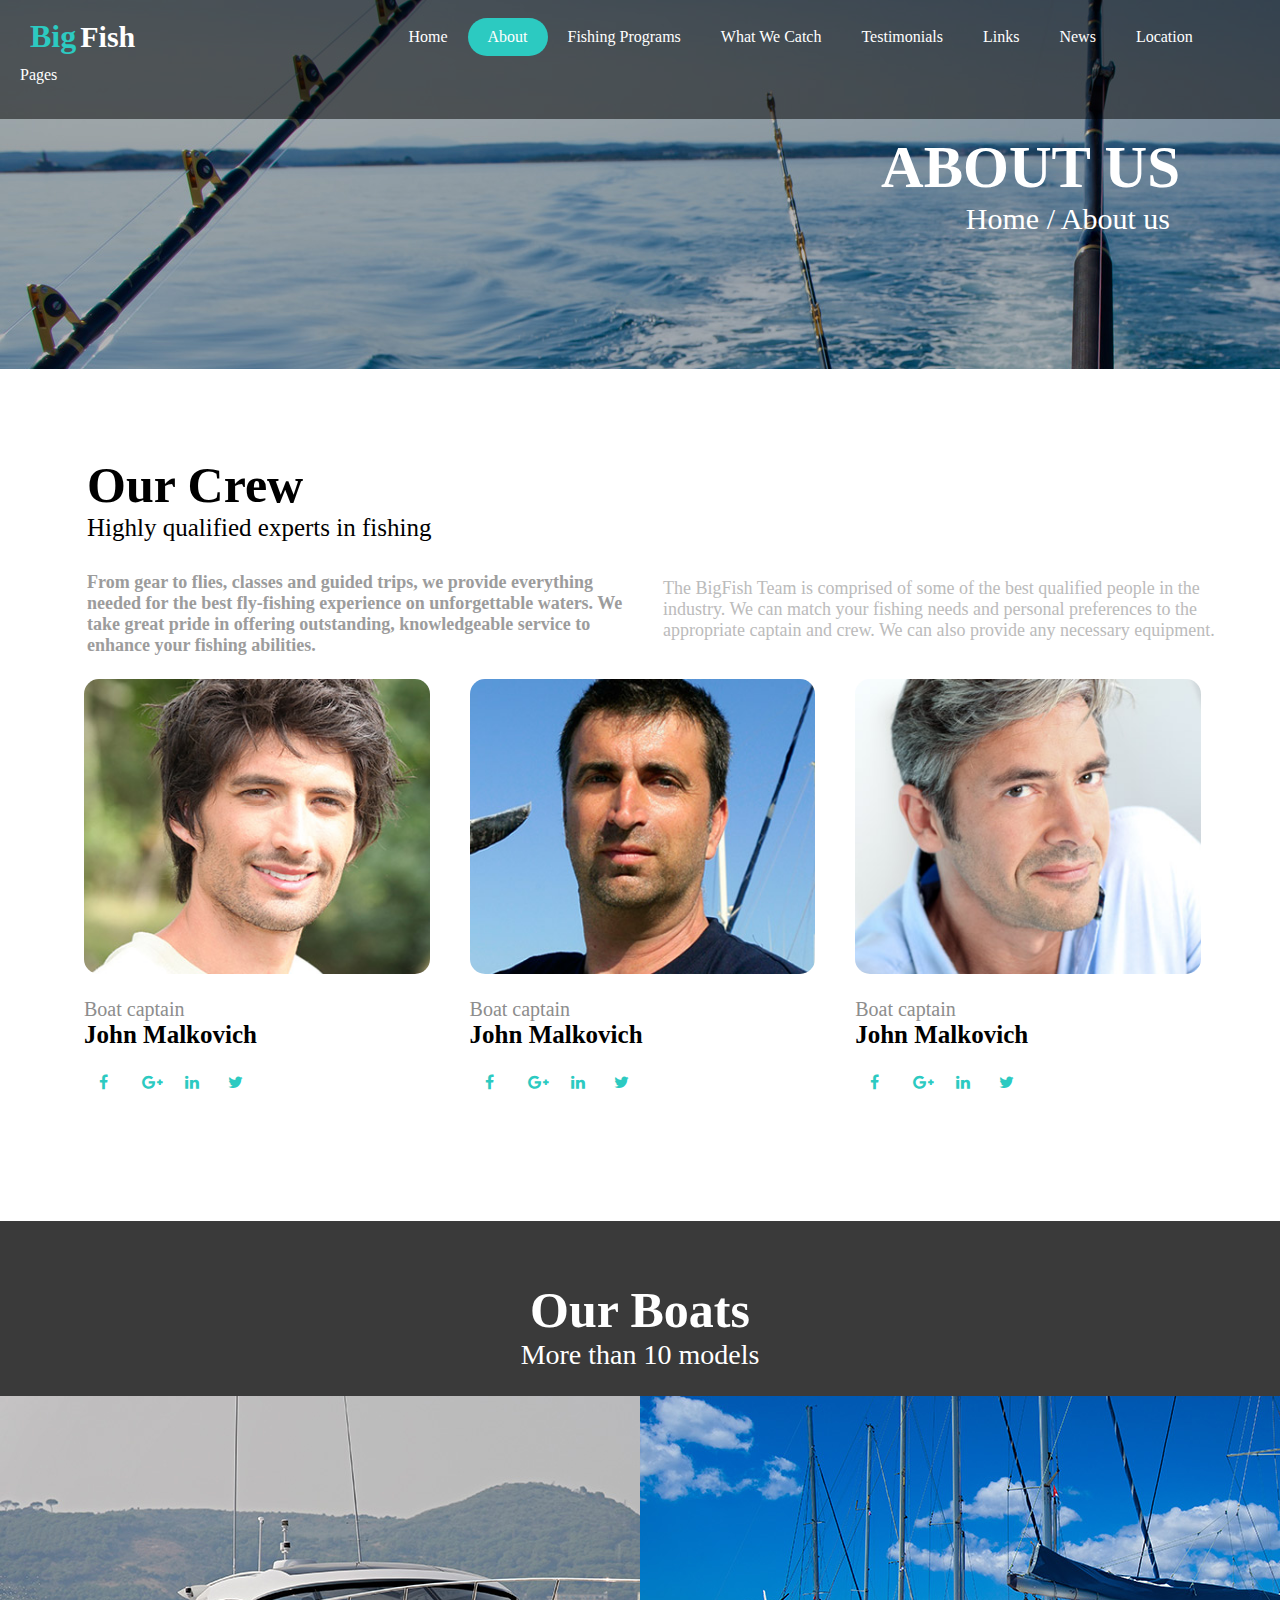
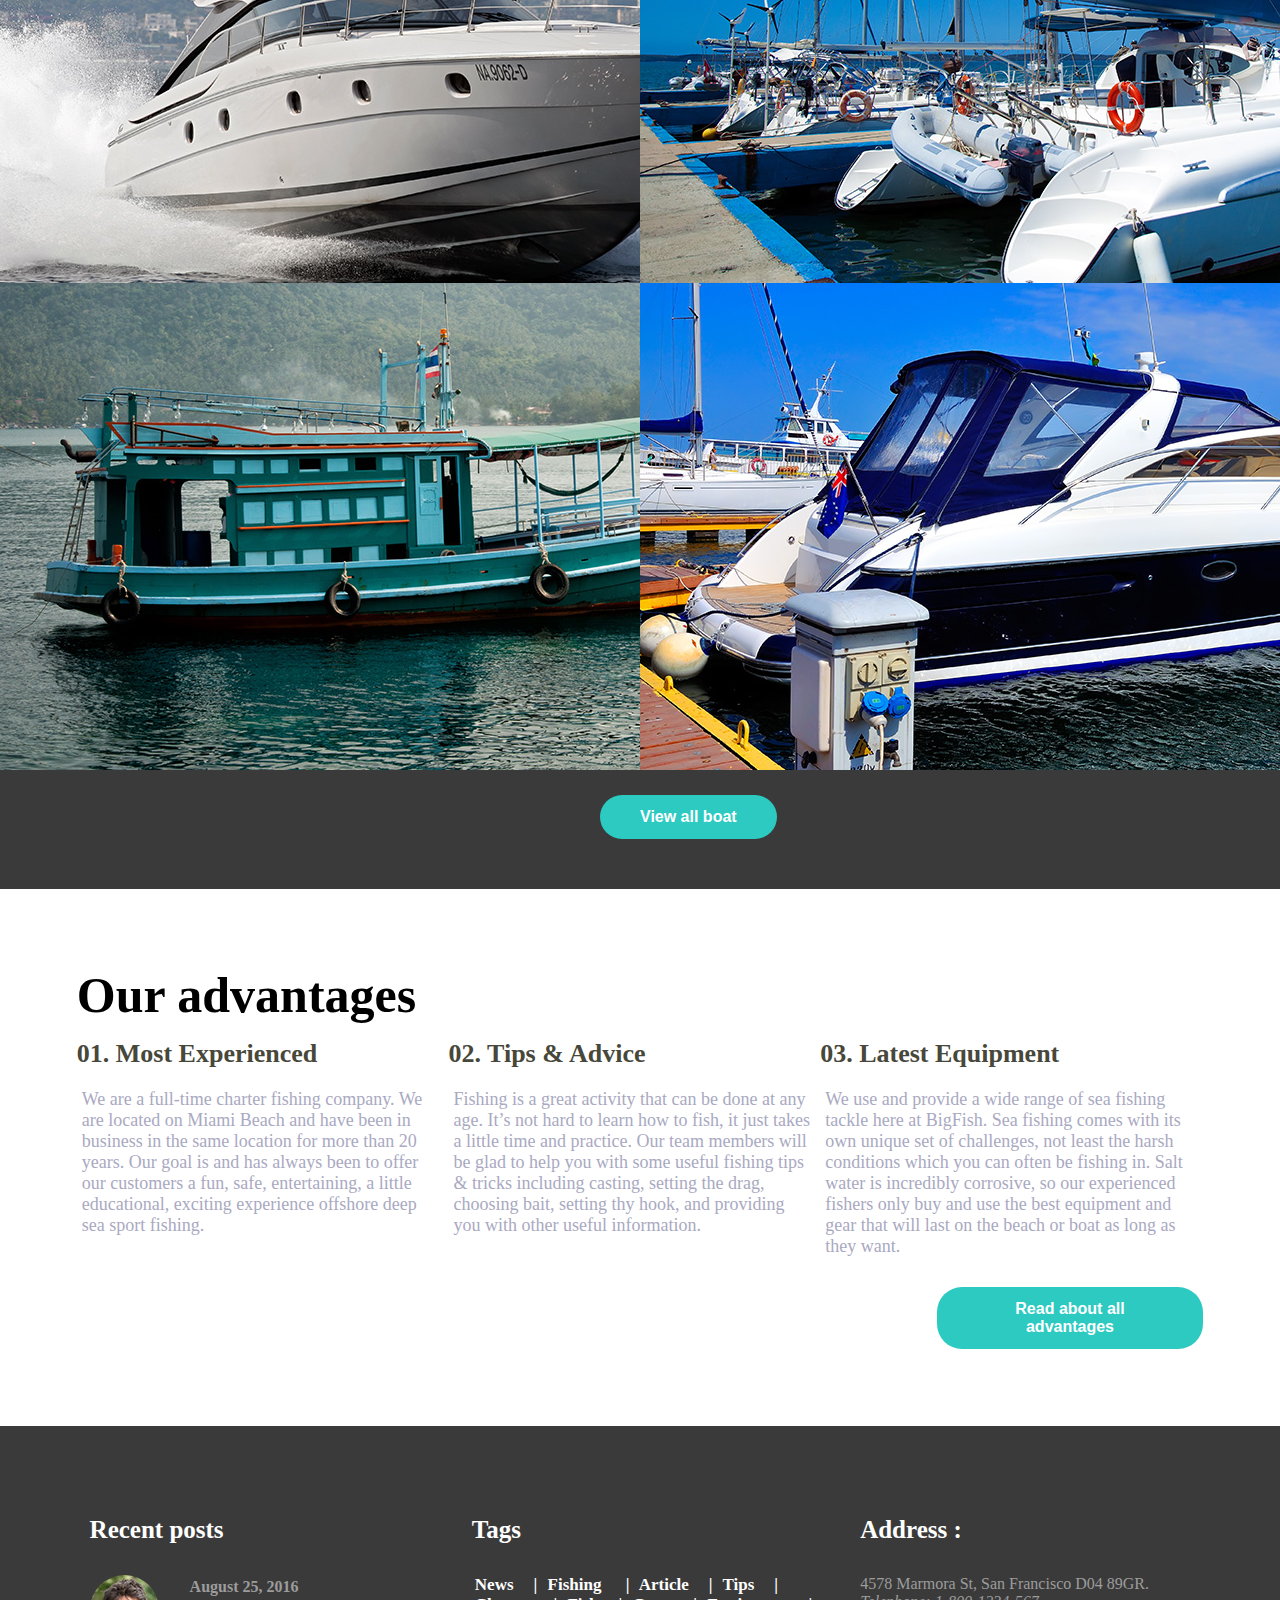
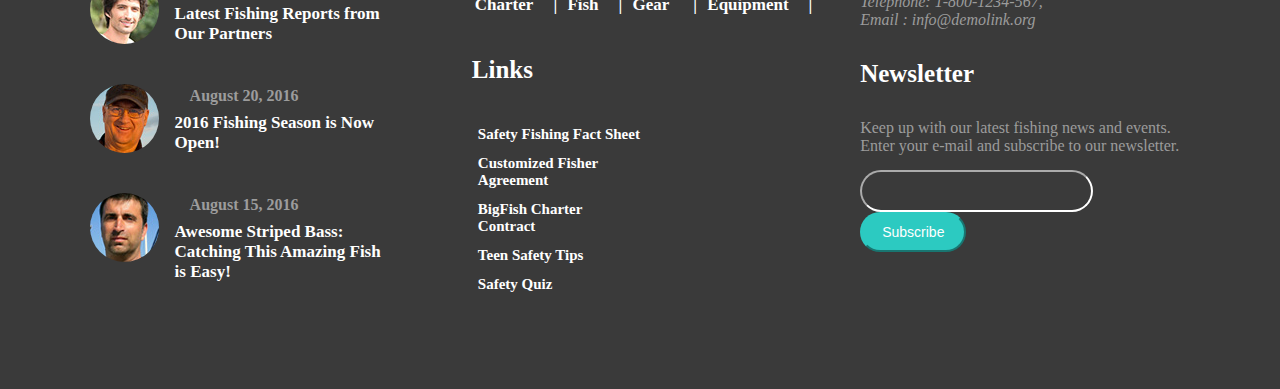
<file: about.html>
<!DOCTYPE html>
<html lang="en">
  <head>
    <meta charset="utf-8">
    <meta http-equiv="X-UA-Compatible" content="IE=edge">
    <meta name="viewport" content="width=device-width, initial-scale=1">    
    <title>BIGFISH</title>

    
    <link href="css/style.css" rel="stylesheet" type="text/css"/>
    <link href="css/font-awesome.css" rel="stylesheet"/>
	
	

</head>

<body>
<div class="wrapper_about">
	<header class="background">
		<div class="navbar_about">
			<div class="logo">
				<a>
					<span class="big">Big</span>
					<span class="fish">Fish</span>
				</a>
			</div>
			
			<nav class="navbar-dark navbar-full">
				
					<ul class="nav_about navbar-nav1" >
						<li class="nav_item">
							<a class="nav-link" href="index.html">Home <span class="sr-only">(current)</span></a>
						</li>
						<li class="nav_item">
							<a class="active nav-link" href="about.html">About</a>
						</li>
						<li class="nav_item">
							<a class="nav-link" href="fish_pro.html">Fishing Programs</a>
						</li>
						<li class="nav_item">
							<a class="nav-link" href="catch_fish.html">What We Catch</a>
						</li>
						<li class="nav_item">
							<a class="nav-link" href="testimonial.html">Testimonials</a>
						</li>
						<li class="nav_item">
							<a class="nav-link" href="">Links</a>
						</li>
						<li class="nav_item">
							<a class="nav-link" href="">News</a>
						</li>
						<li class="nav_item">
							<a class="nav-link" href="location.html">Location</a>
						</li>
						<li class="nav_item">
							<a class="nav-link" href="404.html">Pages</a>
						</li>
					</ul>
				
			</nav>
			
		</div>
		<section>
			<div>
				<h1 class="about_text">About us</h1>
				<div class="list_text">
					<p>Home /
					About us</p>
				</div>
			</div>
		</section>
		
	</header>

		<div class="cell_6">
			<div class="crew_text">
				<div class="cell_half">
					<h1>Our Crew</h1>
					<p class="crew_exp">Highly qualified experts in fishing</p>
					<div class="exp_text">
						<p>From gear to flies, classes and guided trips, we provide everything needed for the best fly-fishing experience on unforgettable waters. We take great pride in offering outstanding, knowledgeable service to enhance your fishing abilities.</p>
					</div>
				</div>
				<div class="cell_half1">
					<p>The BigFish Team is comprised of some of the best qualified people in the industry. We can match your fishing needs and personal preferences to the appropriate captain and crew. We can also provide any necessary equipment.</p>
				</div>
			</div>
			<div class="crew_img">
				<div class="crew_img1">
					<div class="crew_img_border">
						<img src="images/teacher-01-370-316.jpg"/>
					</div>
					<div class="crew_name">
						<span>Boat captain</span>
						<h4>John Malkovich</h4>
					</div>
					<ul class="list-inline">
						<li><a href="https://www.facebook.com/" class="icon-primary icon-circle"><i class="fa fa-facebook fb" aria-hidden="true"></i></a></li>
						<li><a href="https://www.google.com/" class="icon-primary icon-circle"><i class="fa fa-google-plus google" aria-hidden="true"></i></a></li>
						<li><a href="https://www.google.com/" class="icon-primary icon-circle"><i class="fa fa-linkedin" aria-hidden="true"></i></a></li>
						<li><a href="https://twitter.com/signup?lang=en" class="icon-primary icon-circle"><i class="fa fa-twitter twitter" aria-hidden="true"></i></a></li>
					</ul>
				</div>
				<div class="crew_img1 offset_left">
					<div class="crew_img_border">
						<img src="images/teacher-02-370-316.jpg"/>
					</div>
					<div class="crew_name">
						<span>Boat captain</span>
						<h4>John Malkovich</h4>
					</div>	
					<ul class="list-inline">
						<li><a href="https://www.facebook.com/" class="icon-primary icon-circle"><i class="fa fa-facebook fb" aria-hidden="true"></i></a></li>
						<li><a href="https://www.google.com/" class="icon-primary icon-circle"><i class="fa fa-google-plus google" aria-hidden="true"></i></a></li>
						<li><a href="https://www.google.com/" class="icon-primary icon-circle"><i class="fa fa-linkedin" aria-hidden="true"></i></a></li>
						<li><a href="https://twitter.com/signup?lang=en" class="icon-primary icon-circle"><i class="fa fa-twitter twitter" aria-hidden="true"></i></a></li>
					</ul>
				</div>
				<div class="crew_img1 offset_left">
					<div class="crew_img_border">
						<img src="images/teacher-03-370-316.jpg"/>
					</div>
					<div class="crew_name">
						<span>Boat captain</span>
						<h4>John Malkovich</h4>
					</div>	
					<ul class="list-inline">
						<li><a href="https://www.facebook.com/" class="icon-primary icon-circle"><i class="fa fa-facebook fb" aria-hidden="true"></i></a></li>
						<li><a href="https://www.google.com/" class="icon-primary icon-circle"><i class="fa fa-google-plus google" aria-hidden="true"></i></a></li>
						<li><a href="https://www.google.com/" class="icon-primary icon-circle"><i class="fa fa-linkedin" aria-hidden="true"></i></a></li>
						<li><a href="https://twitter.com/signup?lang=en" class="icon-primary icon-circle"><i class="fa fa-twitter twitter" aria-hidden="true"></i></a></li>
					</ul>
				</div>
			</div>
		</div>
		
		<div class="boat_details">
			<h1>Our Boats</h1>
			<p>More than 10 models</p>
			<div class="cell-sm-6 cell_background_img">
				<div class="hover_effect display_effect hovr_efct1">
					<h4>Boat</h4>
					<h6>Dos Winos</h6>
					<div class="efect_text">
						<p>With this boat, we set out to offer more than anyone thought possible in a boat of its
				size. All our research ended in developing and presenting this classic fishing boat.</p>
					</div>
					<div class="captain">
						<p>Captain:</p>
						<span class="capt_name">John Malkovich</span>
					</div>
					<div class="margin-top-20">
						<a><button class="btn-md btn_read btn-white-variant-1">View boat</button></a>
					</div>
				</div>
			</div>
			
			<div class="cell-sm-6 cell_background_img1">
				<div class="hover_effect display_effect hovr_efct2">
					<h4>Boat</h4>
					<h6>Escape</h6>
					<div class="efect_text">
						<p>This boat is a real fishing machine. The cockpit was carefully thought out and designed
				for fishing. And, after several hours in the fighting chair, the cabin provides an oasis of creature
				comforts.</p>
					</div>
					<div class="captain">
						<p>Captain:</p>
						<span class="capt_name">John Malkovich</span>
					</div>
					<div class="margin-top-20">
						<a><button class="btn-md btn_read btn-white-variant-1">View boat</button></a>
					</div>
				</div>
			</div>
			
			<div class="cell-sm-6 cell_background_img2">
				<div class="hover_effect display_effect hovr_efct3">
					<h4>Boat</h4>
					<h6>Windigo</h6>
					<div class="efect_text">
						<p>This is an extremely solid displacement boat capable of 10 knots. It has full head
				height wheelhouse with quality aluminium windows as well as other advantages.</p>
					</div>
					
					<div class="captain">
						<p>Captain:</p>
						<span class="capt_name">John Malkovich</span>
					</div>
					<div class="margin-top-20">
						<a><button class="btn-md btn_read btn-white-variant-1">View boat</button></a>
					</div>
				</div>
			</div>
		
		
			<div class="cell-sm-6 cell_background_img3">
				<div class="hover_effect display_effect hovr_efct4">
					<h4>Boat</h4>
					<h6>Voyager</h6>
					<div class="efect_text">
						<p>This boat of BigFish is a proven tournament winner. She turns heads wherever she goes.
				And when it’s time to get down to some serious fishing, she’s completely equipped.</p>
					</div>
					<div class="captain">
						<p>Captain:</p>
						<span class="capt_name">David Johnson</span>
					</div>
					<div class="margin-top-20">
						<a><button class="btn-md btn_read btn-white-variant-1">View boat</button></a>
					</div>
				</div>
			</div>
			
			<div class="boat_btn">
				<a><button class="btn-md btn-white-variant">View all boat</button></a>
			</div>
		</div>
		
	<div class="advantage">	
		<h1>Our advantages</h1>
		<div class="ad_text">
			<h6>
				<span>01.</span>
				<span>Most Experienced</span>
			</h6>
			<p>We are a full-time charter fishing company. We are located on Miami Beach and have been in business in the
            same location for more than 20 years. Our goal is and has always been to offer our customers a fun, safe,
            entertaining, a little educational,
            exciting experience offshore deep sea sport fishing.</p>
		</div>
		<div class="ad_text">
			<h6>
				<span>02.</span>
				<span>Tips & Advice</span>
			</h6>
			<p>Fishing is a great activity that can be done at any age. It’s not hard to learn how
            to fish, it just takes a little time and practice. Our team members will be glad to help you with some
            useful fishing tips & tricks including casting,
            setting the drag, choosing bait, setting thу hook, and providing you with other useful information.</p>
		</div>
		<div class="ad_text">
			<h6>
				<span>03.</span>
				<span>Latest Equipment</span>
			</h6>
			<p>We use and provide a wide range of sea fishing tackle here at BigFish. Sea fishing comes with its own
            unique set of challenges, not least the harsh conditions which you can often be fishing in. Salt water is
            incredibly corrosive, so our experienced
            fishers only buy and use the best equipment and gear that will last on the beach or boat as long as they
            want.</p>
		</div>
		<div class="boat_btn">
			<a><button class="btn-md btn-white-variant btn_adv">Read about all advantages</button></a>
		</div>
		
	</div>	
	
	
		
	
	
	<footer class="footer">
		<div class="post post_modern1">
			<h4 class="text_white">Recent posts</h4>
			
				<div class="recent_post offset_top_30">
					<div class="unit-left">
						<img src="images/blog-classic-3-69x69.jpg" class="image_circle"/>
					</div>
					
					<div class="unit-body">
						<time>August 25, 2016</time>
						<p class="text_bold"> Latest Fishing Reports from Our Partners</p>
					</div>
					
				</div>
				<div class="recent_post offset_top_40">
					<div class="unit-left" >
						<img src="images/blog-classic-4-69x69.jpg" class="image_circle"/>
					</div>
					
					<div class="unit-body">
						<time>August 20, 2016</time>
						<p class="text_bold">2016 Fishing Season is Now Open!</p>
					
					</div>
				</div>
				<div class="recent_post offset_top_40">
					<div class="unit-left">
						<img src="images/blog-classic-5-69x69.jpg" class="image_circle"/>
					</div>
					
					<div class="unit-body">
						<time>August 15, 2016</time>
						<p class="text_bold">Awesome Striped Bass: Catching This Amazing Fish is Easy!</p>
					</div>
					
				</div>
			
		</div>
		
		<div class="tags post_modern1">
				<h4 class="text_white">Tags</h4>
			<div class="news">
				<a class="news_link">News</a>
				<a class="news_link">Fishing </a>
				<a class="news_link">Article</a>
				<a class="news_link">Tips</a>
				<a class="news_link">Charter</a>
				<a class="news_link">Fish</a>
				<a class="news_link">Gear </a>
				<a class="news_link">Equipment</a>
			</div>
			<div class="link">
				<h4 class="text_white">Links</h4>
				<div class="list">
					<ul class="link_list">
						<a><li>Safety Fishing Fact Sheet</li></a>
						<li>Customized Fisher Agreement</li>
						<li>BigFish Charter Contract</li>
						<li>Teen Safety Tips</li>
						<li>Safety Quiz</li>
					</ul>
				</div>	
			</div>	
		</div>
		
		<div class="post_modern1 address">
			<div>
				<h4 class="text_white">Address :</h4>
				<div class="offset_top_30">
					<p>4578 Marmora St, San Francisco D04 89GR.</p>
					<address>
						<span>Telephone:</span>
						<a>1-800-1234-567,</a>
						<div>
							<span>Email :</span>
							<a>info@demolink.org</a>
						</div>
					</address>
				</div>
			</div>
			
			<div class=offset_top_30>
				<h4 class="text_white">Newsletter</h4>
				<div class="offset_top_30">
				<p>Keep up with our latest fishing news and events. Enter your e-mail and subscribe to our newsletter.</p>
				</div>
				<form class="offset_top_15">
					<input type="email" class="form-control"/>
					<button class="btn_news">Subscribe</button>
				</form>
			</div>
			
		</div>
		
	</footer>
</div>	

</body>

</html>
</file>
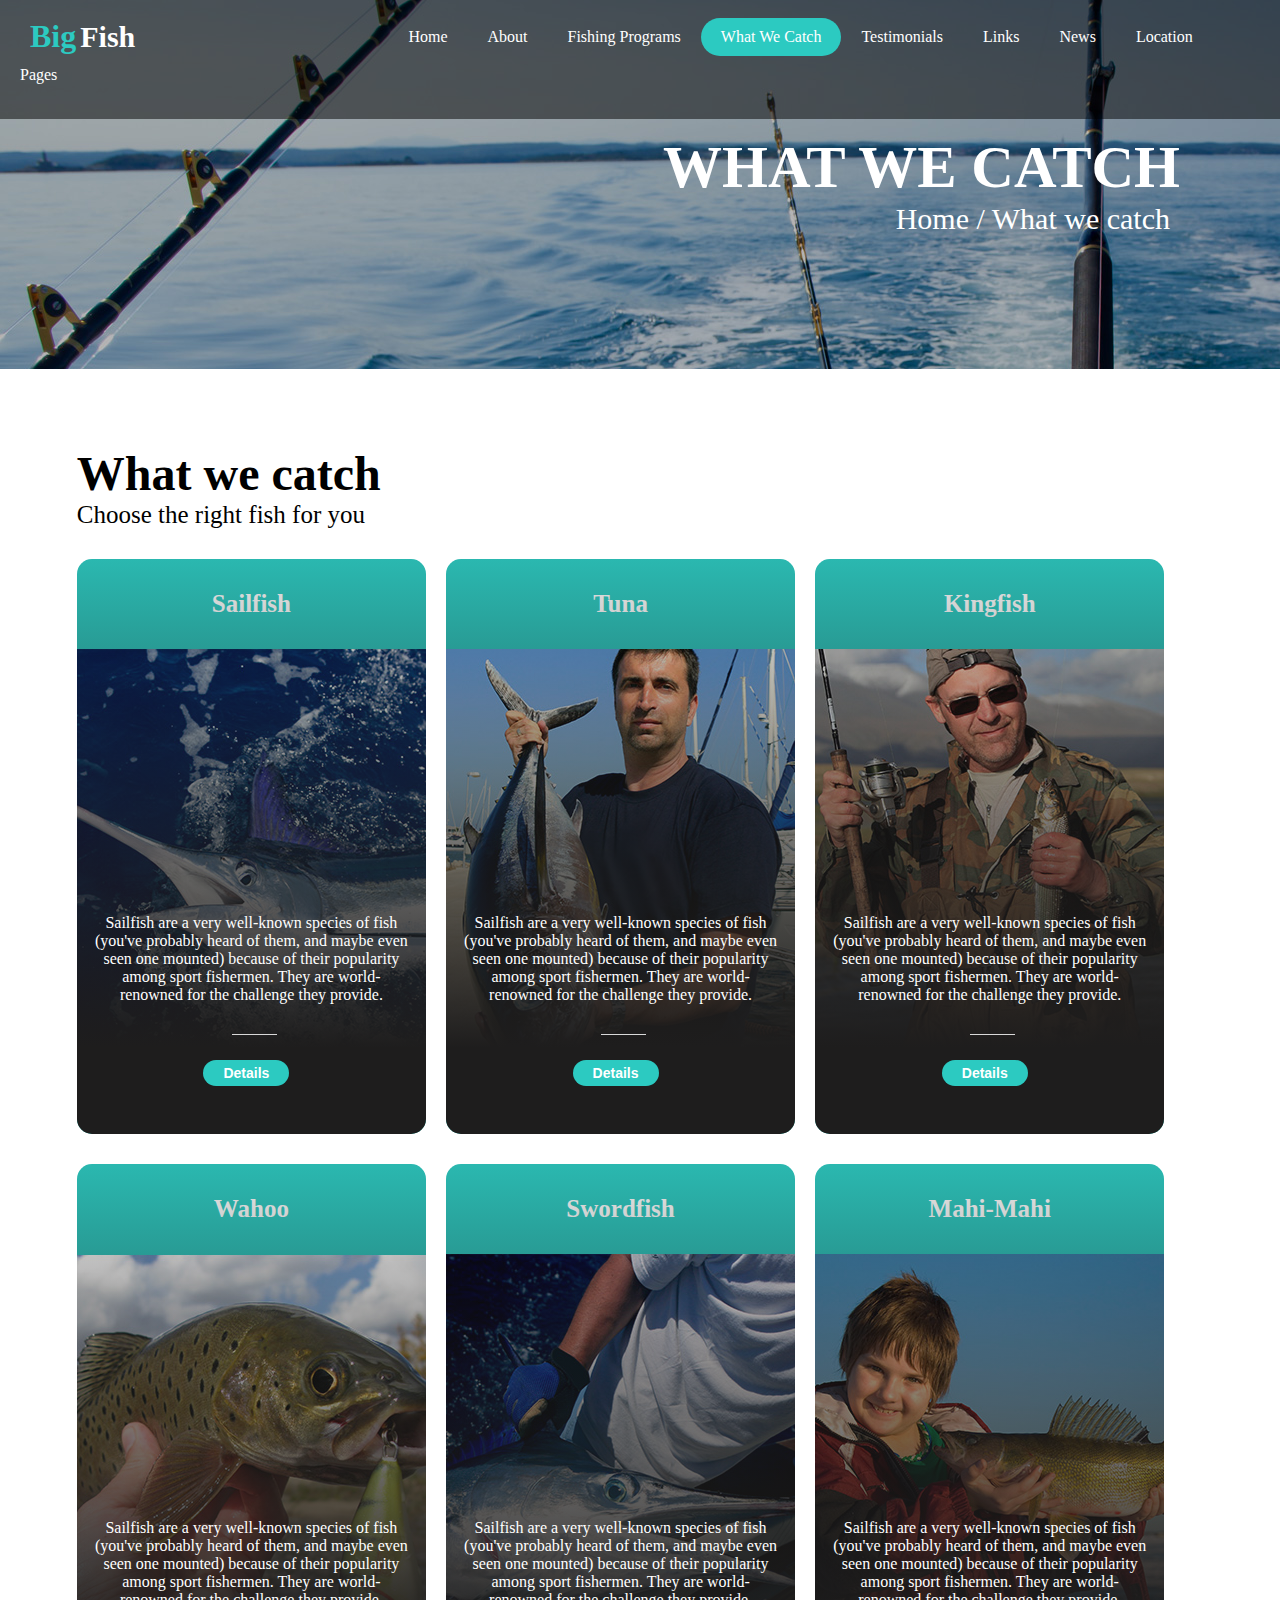
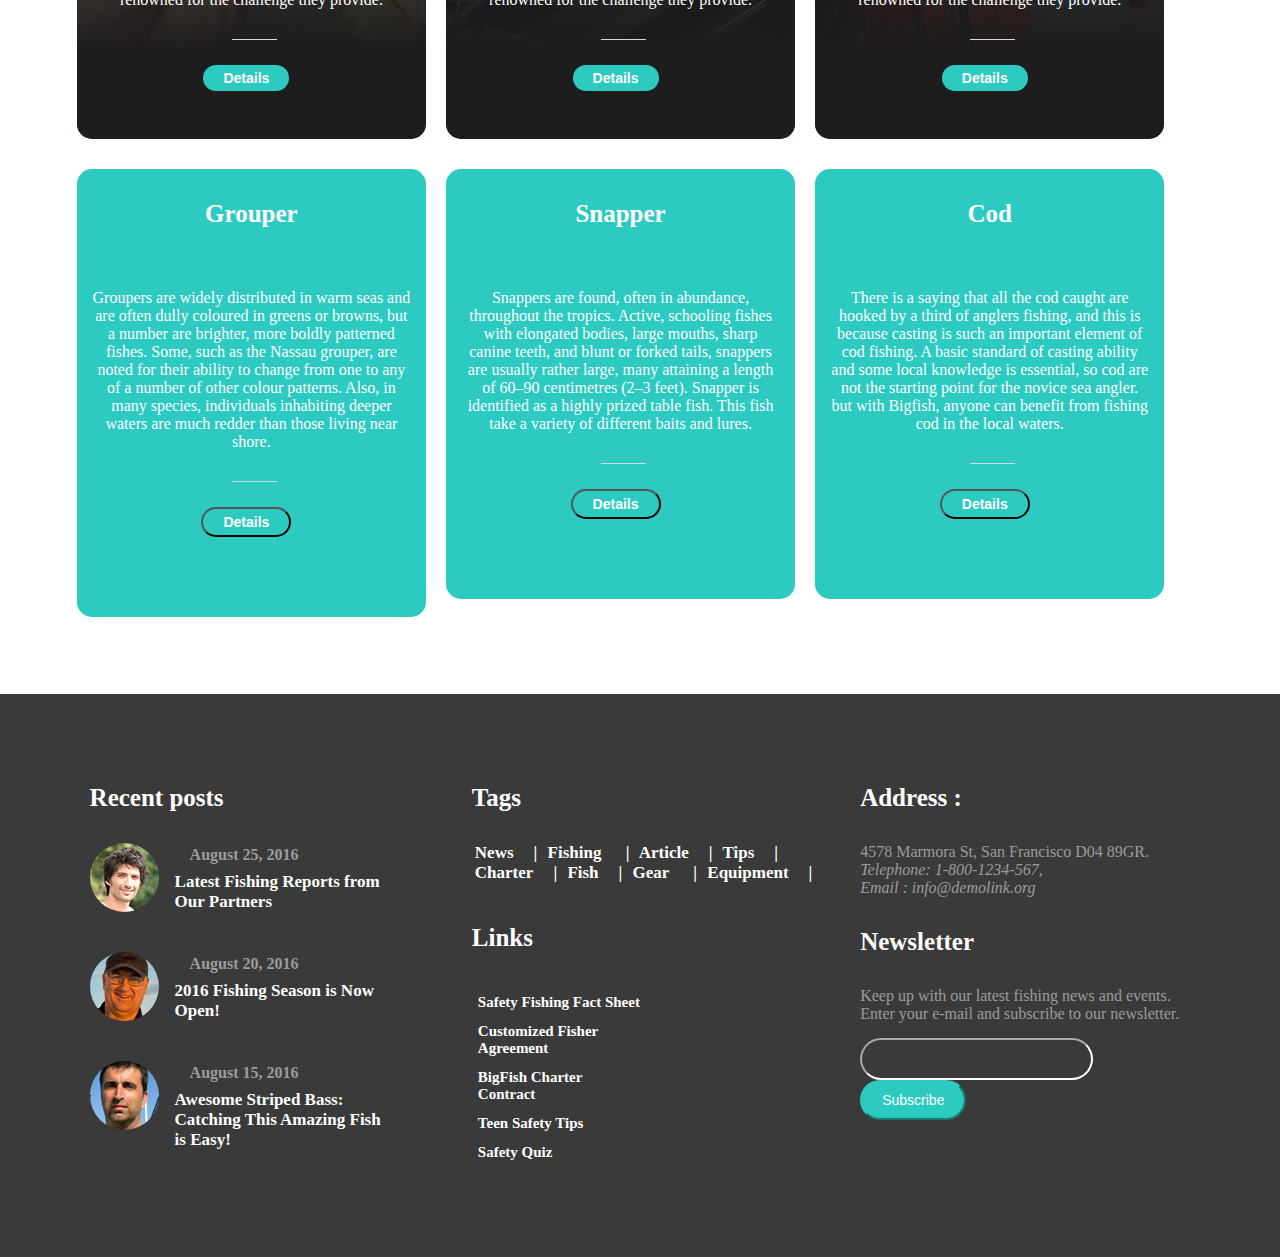
<file: catch_fish.html>
<!DOCTYPE html>
<html lang="en">
  <head>
    <meta charset="utf-8">
    <meta http-equiv="X-UA-Compatible" content="IE=edge">
    <meta name="viewport" content="width=device-width, initial-scale=1">    
    <title>BIGFISH</title>

    
    <link href="css/style.css" rel="stylesheet" type="text/css"/>
    <link href="css/font-awesome.css" rel="stylesheet"/>
	
	

</head>

<body>
<div class="wrapper_about">
	<header class="background">
		<div class="navbar_about">
			<div class="logo">
				<a>
					<span class="big">Big</span>
					<span class="fish">Fish</span>
				</a>
			</div>
			
			<nav class="navbar-dark navbar-full">
				
					<ul class="nav_about navbar-nav1" >
						<li class="nav_item">
							<a class="nav-link" href="index.html">Home <span class="sr-only">(current)</span></a>
						</li>
						<li class="nav_item">
							<a class=" nav-link" href="about.html">About</a>
						</li>
						<li class="nav_item">
							<a class="nav-link" href="fish_pro.html">Fishing Programs</a>
						</li>
						<li class="nav_item">
							<a class="active nav-link" href="catch_fish.html">What We Catch</a>
						</li>
						<li class="nav_item">
							<a class="nav-link" href="testimonial.html">Testimonials</a>
						</li>
						<li class="nav_item">
							<a class="nav-link" href="">Links</a>
						</li>
						<li class="nav_item">
							<a class="nav-link" href="">News</a>
						</li>
						<li class="nav_item">
							<a class="nav-link" href="location.html">Location</a>
						</li>
						<li class="nav_item">
							<a class="nav-link" href="404.html">Pages</a>
						</li>
					</ul>
				
			</nav>
			
		</div>
		<section>
			<div>
				<h1 class="about_text">What we catch</h1>
				<div class="list_text">
					<p>Home /
					What we catch</p>
				</div>
			</div>
		</section>
		
	</header>

	<div class="shell">
		<h1>What we catch</h1>
		<p class="crew_exp">Choose the right fish for you</p>
		<div class="range">
		
		<div class="offset-30">
			<div class="cell-xs-12">
				<div class="lessons-item">
					<div class="lessons-header">
						<div class="h4_catch">Sailfish</div>
					</div>
					
					<div class="lessons-body1 lessons-body-bg">
						<div class="fish_cath_text">
							<p>Sailfish are a very well-known species of fish (you've probably heard of them, and maybe even seen one mounted) because of their popularity among sport fishermen. They are world- renowned for the challenge they provide.</p>
						</div>
						<div class="offset30">
							<hr/>
						</div>
						<div class="fish_cath_btn">						
							<button class="btn-fish-variant">Details</button>
						</div>	
					</div>
				</div>
				
			</div>
			
			<div class="cell-xs-12 offset_left">
				<div class="lessons-item">
					<div class="lessons-header">
						<div class="h4_catch">Tuna</div>
					</div>
					
					<div class="lessons-body2 lessons-body-bg ">
						<div class="fish_cath_text">
							<p>Sailfish are a very well-known species of fish (you've probably heard of them, and maybe even seen one mounted) because of their popularity among sport fishermen. They are world- renowned for the challenge they provide.</p>
						</div>
						<div class="offset30">
							<hr/>
						</div>
						<div class="fish_cath_btn">						
							<button class="btn-fish-variant">Details</button>
						</div>	
					</div>
				</div>
				
			</div>
			
			<div class="cell-xs-12 offset_left">
				<div class="lessons-item">
					<div class="lessons-header">
						<div class="h4_catch">Kingfish</div>
					</div>
					
					<div class="lessons-body3 lessons-body-bg">
						<div class="fish_cath_text">
							<p>Sailfish are a very well-known species of fish (you've probably heard of them, and maybe even seen one mounted) because of their popularity among sport fishermen. They are world- renowned for the challenge they provide.</p>
						</div>
						<div class="offset30">
							<hr/>
						</div>
						<div class="fish_cath_btn">						
							<button class="btn-fish-variant">Details</button>
						</div>	
					</div>
				</div>
				
			</div>
		</div>	
			<div class="cell-xs-12  offset-top-30">
				<div class="lessons-item">
					<div class="lessons-header">
						<div class="h4_catch">Wahoo</div>
					</div>
					
					<div class="lessons-body4 lessons-body-bg">
						<div class="fish_cath_text">
							<p>Sailfish are a very well-known species of fish (you've probably heard of them, and maybe even seen one mounted) because of their popularity among sport fishermen. They are world- renowned for the challenge they provide.</p>
						</div>
						<div class="offset30">
							<hr/>
						</div>
						<div class="fish_cath_btn">						
							<button class="btn-fish-variant">Details</button>
						</div>
					</div>
				</div>
				
			</div>
			
			<div class="cell-xs-12  offset-top-30 offset_left">
				<div class="lessons-item">
					<div class="lessons-header">
						<div class="h4_catch">Swordfish</div>
					</div>
					
					<div class="lessons-body5 lessons-body-bg">
						<div class="fish_cath_text">
							<p>Sailfish are a very well-known species of fish (you've probably heard of them, and maybe even seen one mounted) because of their popularity among sport fishermen. They are world- renowned for the challenge they provide.</p>
						</div>
						<div class="offset30">
							<hr/>
						</div>
						<div class="fish_cath_btn">						
							<button class="btn-fish-variant">Details</button>
						</div>
					</div>
				</div>
				
			</div>
			
			<div class="cell-xs-12  offset-top-30 offset_left">
				<div class="lessons-item">
					<div class="lessons-header">
						<div class="h4_catch">Mahi-Mahi</div>
					</div>
					
					<div class="lessons-body6 lessons-body-bg">
						<div class="fish_cath_text">
							<p>Sailfish are a very well-known species of fish (you've probably heard of them, and maybe even seen one mounted) because of their popularity among sport fishermen. They are world- renowned for the challenge they provide.</p>
						</div>
						<div class="offset30">
							<hr/>
						</div>
						<div class="fish_cath_btn">						
							<button class="btn-fish-variant">Details</button>
						</div>	
					</div>
				</div>
				
			</div>
			
			<div class="cell-xs-12  offset-top-30">
				<div class="lessons-item">
					<div class="lessons-header">
						<div class="h4_catch">Grouper</div>
					</div>
					
					<div class="lessons-body lessons-body-bg1">
						<div class="fish_cath_text1">
							<p>Groupers are widely distributed in warm seas and are often dully coloured in greens or browns, but a number are brighter, more boldly patterned fishes. Some, such as the Nassau grouper, are noted for their ability to change from one to any of a number of other colour patterns. Also, in many species, individuals inhabiting deeper waters are much redder than those living near shore.</p>
						</div>
						<div class="offset30">
							<hr/>
						</div>
						<div class="fish_cath_btn1">						
							<button class="btn-fish-variant">Details</button>
						</div>	
					</div>
				</div>
				
			</div>
			
			<div class="cell-xs-12  offset-top-30 offset_left">
				<div class="lessons-item">
					<div class="lessons-header">
						<div class="h4_catch">Snapper</div>
					</div>
					
					<div class="lessons-body lessons-body-bg1">
						<div class="fish_cath_text1">
							<p>Snappers are found, often in abundance, throughout the tropics. Active, schooling fishes with elongated bodies, large mouths, sharp canine teeth, and blunt or forked tails, snappers are usually rather large, many attaining a length of 60–90 centimetres (2–3 feet). Snapper is identified as a highly prized table fish. This fish take a variety of different baits and lures.</p>
						</div>
						<div class="offset30">
							<hr/>
						</div>
						<div class="fish_cath_btn1">						
							<button class="btn-fish-variant">Details</button>
						</div>	
					</div>
				</div>
				
			</div>
			
			<div class="cell-xs-12  offset-top-30 offset_left">
				<div class="lessons-item">
					<div class="lessons-header">
						<div class="h4_catch">Cod</div>
					</div>
					
					<div class="lessons-body lessons-body-bg1">
						<div class="fish_cath_text1">
							<p>There is a saying that all the cod caught are hooked by a third of anglers fishing, and this is because casting is such an important element of cod fishing. A basic standard of casting ability and some local knowledge is essential, so cod are not the starting point for the novice sea angler. but with Bigfish, anyone can benefit from fishing cod in the local waters.</p>
						</div>
						<div class="offset30">
							<hr/>
						</div>
						<div class="fish_cath_btn1">						
							<button class="btn-fish-variant">Details</button>
						</div>	
					</div>
				</div>
				
			</div>

			
		</div>
	</div>
	
	
	
	<footer class="footer">
		<div class="post post_modern1">
			<h4 class="text_white">Recent posts</h4>
			
				<div class="recent_post offset_top_30">
					<div class="unit-left">
						<img src="images/blog-classic-3-69x69.jpg" class="image_circle"/>
					</div>
					
					<div class="unit-body">
						<time>August 25, 2016</time>
						<p class="text_bold"> Latest Fishing Reports from Our Partners</p>
					</div>
					
				</div>
				<div class="recent_post offset_top_40">
					<div class="unit-left" >
						<img src="images/blog-classic-4-69x69.jpg" class="image_circle"/>
					</div>
					
					<div class="unit-body">
						<time>August 20, 2016</time>
						<p class="text_bold">2016 Fishing Season is Now Open!</p>
					
					</div>
				</div>
				<div class="recent_post offset_top_40">
					<div class="unit-left">
						<img src="images/blog-classic-5-69x69.jpg" class="image_circle"/>
					</div>
					
					<div class="unit-body">
						<time>August 15, 2016</time>
						<p class="text_bold">Awesome Striped Bass: Catching This Amazing Fish is Easy!</p>
					</div>
					
				</div>
			
		</div>
		
		<div class="tags post_modern1">
				<h4 class="text_white">Tags</h4>
			<div class="news">
				<a class="news_link">News</a>
				<a class="news_link">Fishing </a>
				<a class="news_link">Article</a>
				<a class="news_link">Tips</a>
				<a class="news_link">Charter</a>
				<a class="news_link">Fish</a>
				<a class="news_link">Gear </a>
				<a class="news_link">Equipment</a>
			</div>
			<div class="link">
				<h4 class="text_white">Links</h4>
				<div class="list">
					<ul class="link_list">
						<a><li>Safety Fishing Fact Sheet</li></a>
						<li>Customized Fisher Agreement</li>
						<li>BigFish Charter Contract</li>
						<li>Teen Safety Tips</li>
						<li>Safety Quiz</li>
					</ul>
				</div>	
			</div>	
		</div>
		
		<div class="post_modern1 address">
			<div>
				<h4 class="text_white">Address :</h4>
				<div class="offset_top_30">
					<p>4578 Marmora St, San Francisco D04 89GR.</p>
					<address>
						<span>Telephone:</span>
						<a>1-800-1234-567,</a>
						<div>
							<span>Email :</span>
							<a>info@demolink.org</a>
						</div>
					</address>
				</div>
			</div>
			
			<div class=offset_top_30>
				<h4 class="text_white">Newsletter</h4>
				<div class="offset_top_30">
				<p>Keep up with our latest fishing news and events. Enter your e-mail and subscribe to our newsletter.</p>
				</div>
				<form class="offset_top_15">
					<input type="email" class="form-control"/>
					<button class="btn_news">Subscribe</button>
				</form>
			</div>
			
		</div>
		
	</footer>
</div>	

</body>

</html>
</file>
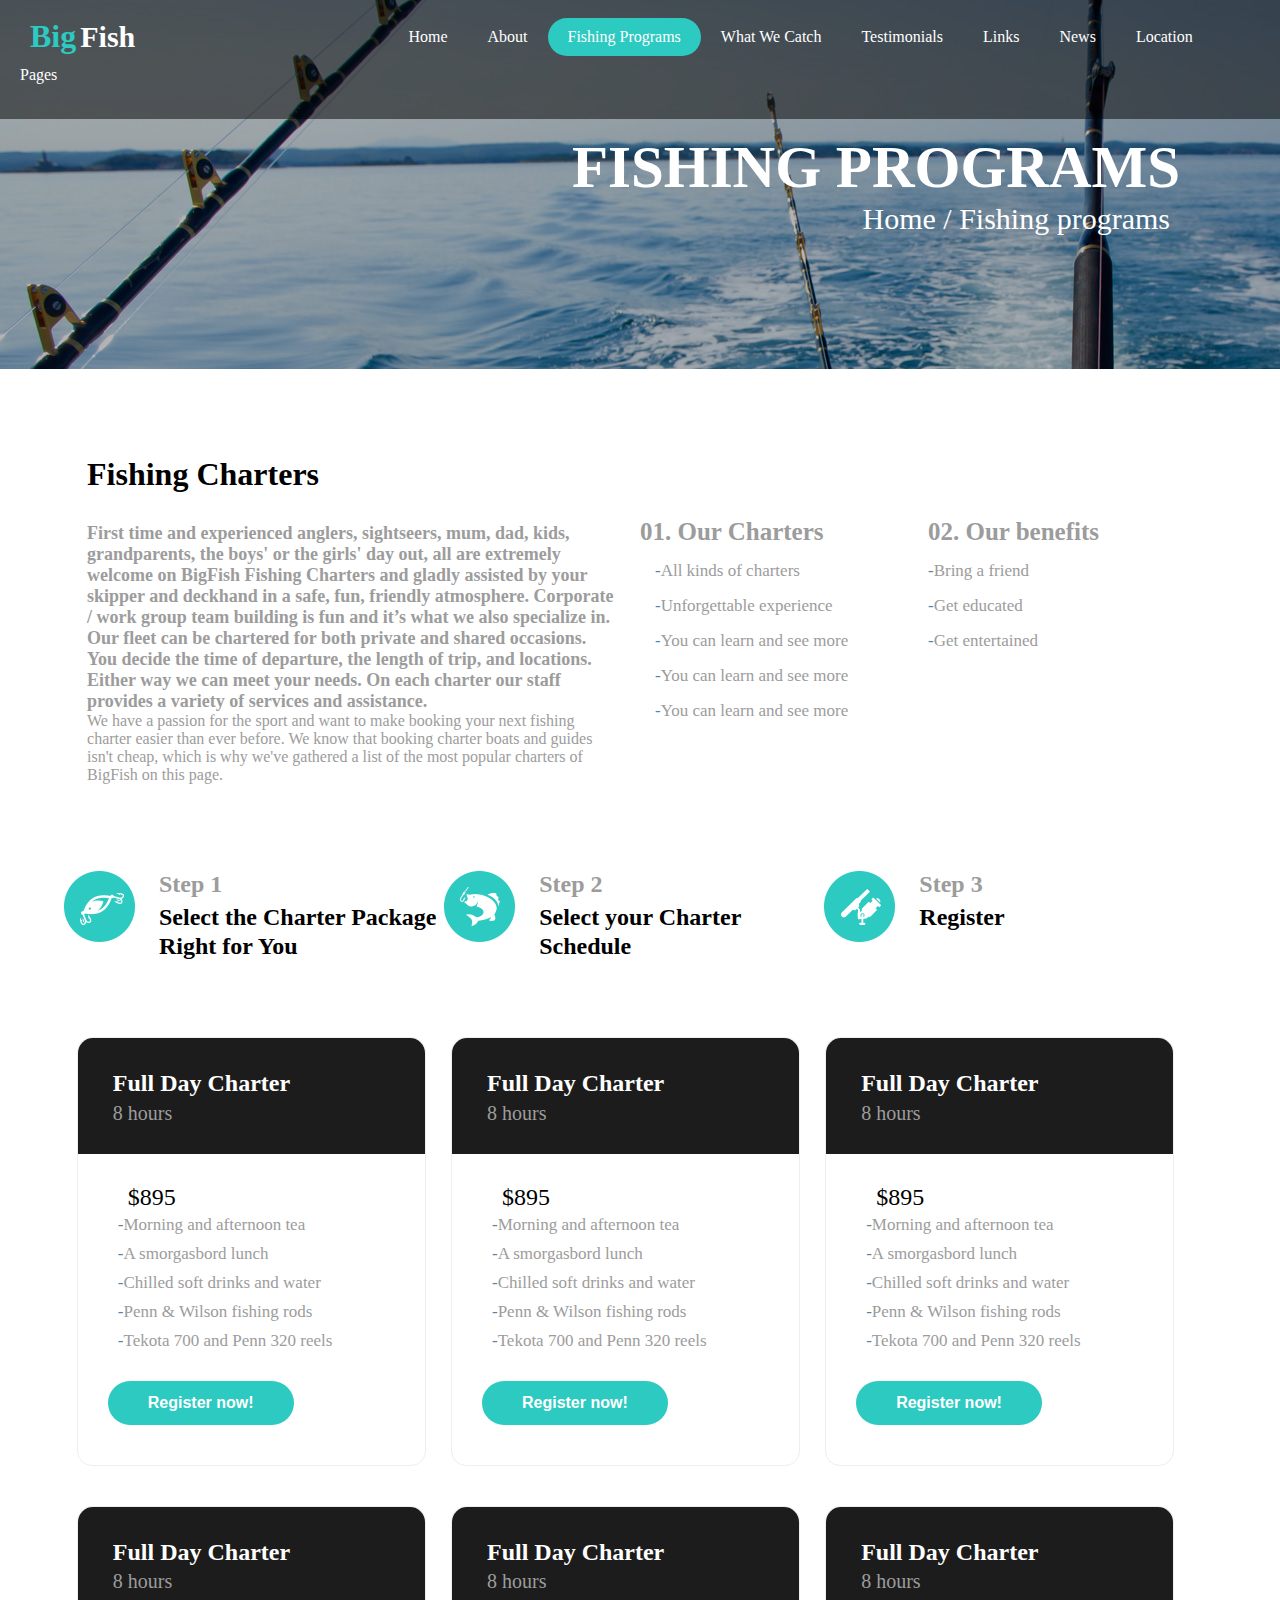
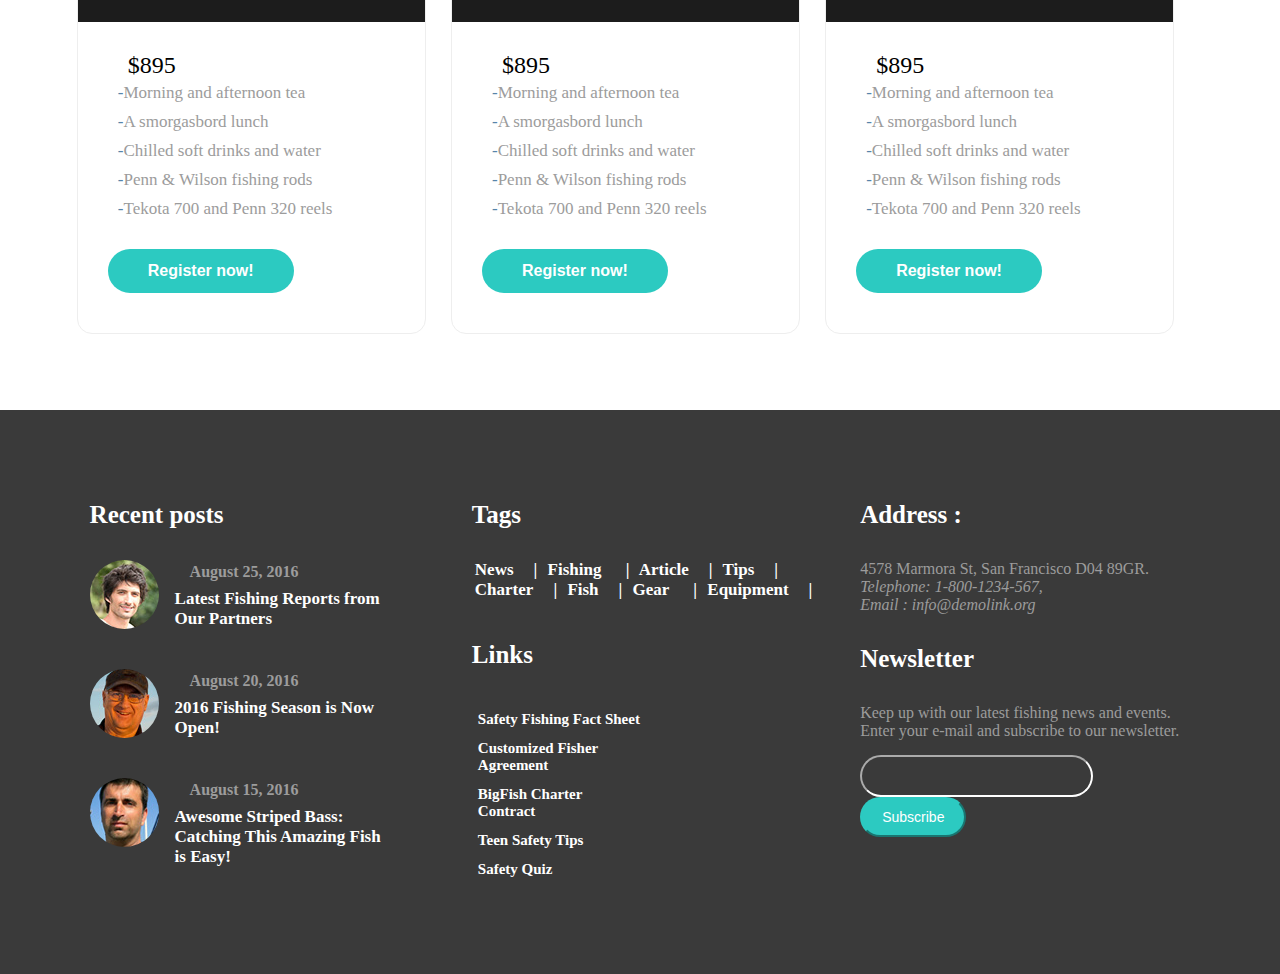
<file: fish_pro.html>
<!DOCTYPE html>
<html lang="en">
  <head>
    <meta charset="utf-8">
    <meta http-equiv="X-UA-Compatible" content="IE=edge">
    <meta name="viewport" content="width=device-width, initial-scale=1">    
    <title>BIGFISH</title>

    
    <link href="css/style.css" rel="stylesheet" type="text/css"/>
    <link href="css/font-awesome.css" rel="stylesheet"/>
	
	

</head>

<body>
<div class="wrapper_about">
	<header class="background">
		<div class="navbar_about">
			<div class="logo">
				<a>
					<span class="big">Big</span>
					<span class="fish">Fish</span>
				</a>
			</div>
			
			<nav class="navbar-dark navbar-full">
				
					<ul class="nav_about navbar-nav1" >
						<li class="nav_item">
							<a class="nav-link" href="index.html">Home <span class="sr-only">(current)</span></a>
						</li>
						<li class="nav_item">
							<a class=" nav-link" href="about.html">About</a>
						</li>
						<li class="nav_item">
							<a class="active nav-link" href="fish_pro.html">Fishing Programs</a>
						</li>
						<li class="nav_item">
							<a class="nav-link" href="catch_fish.html">What We Catch</a>
						</li>
						<li class="nav_item">
							<a class="nav-link" href="testimonial.html">Testimonials</a>
						</li>
						<li class="nav_item">
							<a class="nav-link" href="">Links</a>
						</li>
						<li class="nav_item">
							<a class="nav-link" href="">News</a>
						</li>
						<li class="nav_item">
							<a class="nav-link" href="location.html">Location</a>
						</li>
						<li class="nav_item">
							<a class="nav-link" href="404.html">Pages</a>
						</li>
					</ul>
				
			</nav>
			
		</div>
		<section>
			<div>
				<h1 class="about_text">Fishing programs</h1>
				<div class="list_text">
					<p>Home /
					Fishing programs</p>
				</div>
			</div>
		</section>
		
	</header>

		<div class="cell_6 fish_pro">
			<div class="fish_text">
				<div class="cell_half_1">
					<h1>Fishing Charters</h1>
					<div class="exp_text">
						<p>First time and experienced anglers, sightseers, mum, dad, kids, grandparents, the boys' or the girls' day out, all are extremely welcome on BigFish Fishing Charters and gladly assisted by your skipper and deckhand in a safe, fun, friendly atmosphere. Corporate / work group team building is fun and it’s what we also specialize in. Our fleet can be chartered for both private and shared occasions. You decide the time of departure, the length of trip, and locations. Either way we can meet your needs. On each charter our staff provides a variety of services and assistance.</p>
					</div>
				</div>
				<div class="cell_half_1 exp_text1">
					<p>We have a passion for the sport and want to make booking your next fishing charter easier than ever before. We know that booking charter boats and guides isn't cheap, which is why we've gathered a list of the most popular charters of BigFish on this page.</p>
				</div>
			</div>
			
			<div class="fish_list offset_45">
				<h6 class="h6">
					<span class="num">01.<span>
					<span>Our Charters</span>
				</h6>
				<ul class="fish_list_con">
					<li>All kinds of charters</li>
					<li>Unforgettable experience</li>
					<li>You can learn and see more</li>
					<li>You can learn and see more</li>
					<li>You can learn and see more</li>
				</ul>
				
			</div>
			
			<div class="fish_list_1 offset_45">
				<h6 class="h6">
					<span class="num">02.<span>
					<span>Our benefits</span>
				</h6>
				<ul class="fish_list_con">
					<li>Bring a friend</li>
					<li>Get educated</li>
					<li>Get entertained</li>
					
				</ul>
				
			</div>
			
		</div>
		
		<div class="tools">
			<div class="fish_eq fish_eq_left">
				<img src="images/icon-01-71x71.png"/>
			
				<div class="fish_eq_text">
					<h6>Step 1</h6>
					<h4>Select the Charter Package Right for You</h4>
				</div>
				
			</div>
			
			<div class="fish_eq fish_eq_right">
				<img src="images/icon-02-71x71.png"/>
			
				<div class="fish_eq_text">
					<h6>Step 2</h6>
					<h4>Select your Charter Schedule</h4>
				</div>
				
			</div>
			
			<div class="fish_eq fish_eq_right1">
				<img src="images/icon-03-71x71.png"/>
			
				<div class="fish_eq_text">
					<h6>Step 3</h6>
					<h4>Register</h4>
				</div>
				
			</div>
		</div>
		
		<div class="fishing_service">
		
			<div class="fishing_service_3">
				<div class="services">	
					<div class="services-header">
						<div>
							<h4>Full Day Charter</h4>
							<span class="text-base">8 hours</span>
						</div>
					</div>	
						<div class="services-body">
							<p class="fish_text_bold">
								<span>$895</span>
							</p>
							<ul class="list-marked-variant-regular offset-top-25">
								<li>Morning and afternoon tea</li>
								<li>A smorgasbord lunch</li>
								<li>Chilled soft drinks and water</li>
								<li>Penn & Wilson fishing rods</li>
								<li>Tekota 700 and Penn 320 reels</li>
							</ul>
								<button class="btn-md btn-fish-variant">Register now!</button>
						</div>
					
				</div>	
			</div>
			
			<div class="fishing_service_3 offset_25">
				<div class="services">	
					<div class="services-header services-new">
						<div>
							<!--div>
								<span class="services-label">new</span>
							</div-->
							<h4>Full Day Charter</h4>
							<span class="text-base">8 hours</span>
						</div>
					</div>	
						<div class="services-body">
							<p class="fish_text_bold">
								<span>$895</span>
							</p>
							<ul class="list-marked-variant-regular offset-top-25">
								<li>Morning and afternoon tea</li>
								<li>A smorgasbord lunch</li>
								<li>Chilled soft drinks and water</li>
								<li>Penn & Wilson fishing rods</li>
								<li>Tekota 700 and Penn 320 reels</li>
							</ul>
								<button class="btn-md btn-fish-variant">Register now!</button>
						</div>
					
				</div>	
			</div>
			
			<div class="fishing_service_3 offset_25">
				<div class="services">	
					<div class="services-header">
						<div>
							<h4>Full Day Charter</h4>
							<span class="text-base">8 hours</span>
						</div>
					</div>	
						<div class="services-body">
							<p class="fish_text_bold">
								<span>$895</span>
							</p>
							<ul class="list-marked-variant-regular offset-top-25">
								<li>Morning and afternoon tea</li>
								<li>A smorgasbord lunch</li>
								<li>Chilled soft drinks and water</li>
								<li>Penn & Wilson fishing rods</li>
								<li>Tekota 700 and Penn 320 reels</li>
							</ul>
								<button class="btn-md btn-fish-variant">Register now!</button>
						</div>
					
				</div>	
			</div>
			
			<div class="fishing_service_3 offset-top-30">
				<div class="services">	
					<div class="services-header">
						<div>
							<h4>Full Day Charter</h4>
							<span class="text-base">8 hours</span>
						</div>
					</div>	
						<div class="services-body">
							<p class="fish_text_bold">
								<span>$895</span>
							</p>
							<ul class="list-marked-variant-regular offset-top-25">
								<li>Morning and afternoon tea</li>
								<li>A smorgasbord lunch</li>
								<li>Chilled soft drinks and water</li>
								<li>Penn & Wilson fishing rods</li>
								<li>Tekota 700 and Penn 320 reels</li>
							</ul>
								<button class="btn-md btn-fish-variant">Register now!</button>
						</div>
					
				</div>	
			</div>
			
			<div class="fishing_service_3 offset_25 offset-top-30">
				<div class="services">	
					<div class="services-header">
						<div>
							<h4>Full Day Charter</h4>
							<span class="text-base">8 hours</span>
						</div>
					</div>	
					<div class="services-body">
						<p class="fish_text_bold">
							<span>$895</span>
						</p>
						<ul class="list-marked-variant-regular offset-top-25">
							<li>Morning and afternoon tea</li>
							<li>A smorgasbord lunch</li>
							<li>Chilled soft drinks and water</li>
							<li>Penn & Wilson fishing rods</li>
							<li>Tekota 700 and Penn 320 reels</li>
						</ul>
							<button class="btn-md btn-fish-variant">Register now!</button>
					</div>
					
				</div>	
			</div>
			
			<div class="fishing_service_3 offset_25 offset-top-30">
				<div class="services">	
					<div class="services-header">
						<div>
							<h4>Full Day Charter</h4>
							<span class="text-base">8 hours</span>
						</div>
					</div>	
					<div class="services-body">
						<p class="fish_text_bold">
							<span>$895</span>
						</p>
						<ul class="list-marked-variant-regular offset-top-25">
							<li>Morning and afternoon tea</li>
							<li>A smorgasbord lunch</li>
							<li>Chilled soft drinks and water</li>
							<li>Penn & Wilson fishing rods</li>
							<li>Tekota 700 and Penn 320 reels</li>
						</ul>
							<button class="btn-md btn-fish-variant">Register now!</button>
					</div>
					
				</div>	
			</div>
			
		</div>	
	
	
		
	
	
	<footer class="footer">
		<div class="post post_modern1">
			<h4 class="text_white">Recent posts</h4>
			
				<div class="recent_post offset_top_30">
					<div class="unit-left">
						<img src="images/blog-classic-3-69x69.jpg" class="image_circle"/>
					</div>
					
					<div class="unit-body">
						<time>August 25, 2016</time>
						<p class="text_bold"> Latest Fishing Reports from Our Partners</p>
					</div>
					
				</div>
				<div class="recent_post offset_top_40">
					<div class="unit-left" >
						<img src="images/blog-classic-4-69x69.jpg" class="image_circle"/>
					</div>
					
					<div class="unit-body">
						<time>August 20, 2016</time>
						<p class="text_bold">2016 Fishing Season is Now Open!</p>
					
					</div>
				</div>
				<div class="recent_post offset_top_40">
					<div class="unit-left">
						<img src="images/blog-classic-5-69x69.jpg" class="image_circle"/>
					</div>
					
					<div class="unit-body">
						<time>August 15, 2016</time>
						<p class="text_bold">Awesome Striped Bass: Catching This Amazing Fish is Easy!</p>
					</div>
					
				</div>
			
		</div>
		
		<div class="tags post_modern1">
				<h4 class="text_white">Tags</h4>
			<div class="news">
				<a class="news_link">News</a>
				<a class="news_link">Fishing </a>
				<a class="news_link">Article</a>
				<a class="news_link">Tips</a>
				<a class="news_link">Charter</a>
				<a class="news_link">Fish</a>
				<a class="news_link">Gear </a>
				<a class="news_link">Equipment</a>
			</div>
			<div class="link">
				<h4 class="text_white">Links</h4>
				<div class="list">
					<ul class="link_list">
						<a><li>Safety Fishing Fact Sheet</li></a>
						<li>Customized Fisher Agreement</li>
						<li>BigFish Charter Contract</li>
						<li>Teen Safety Tips</li>
						<li>Safety Quiz</li>
					</ul>
				</div>	
			</div>	
		</div>
		
		<div class="post_modern1 address">
			<div>
				<h4 class="text_white">Address :</h4>
				<div class="offset_top_30">
					<p>4578 Marmora St, San Francisco D04 89GR.</p>
					<address>
						<span>Telephone:</span>
						<a>1-800-1234-567,</a>
						<div>
							<span>Email :</span>
							<a>info@demolink.org</a>
						</div>
					</address>
				</div>
			</div>
			
			<div class=offset_top_30>
				<h4 class="text_white">Newsletter</h4>
				<div class="offset_top_30">
				<p>Keep up with our latest fishing news and events. Enter your e-mail and subscribe to our newsletter.</p>
				</div>
				<form class="offset_top_15">
					<input type="email" class="form-control"/>
					<button class="btn_news">Subscribe</button>
				</form>
			</div>
			
		</div>
		
	</footer>
</div>	

</body>

</html>
</file>
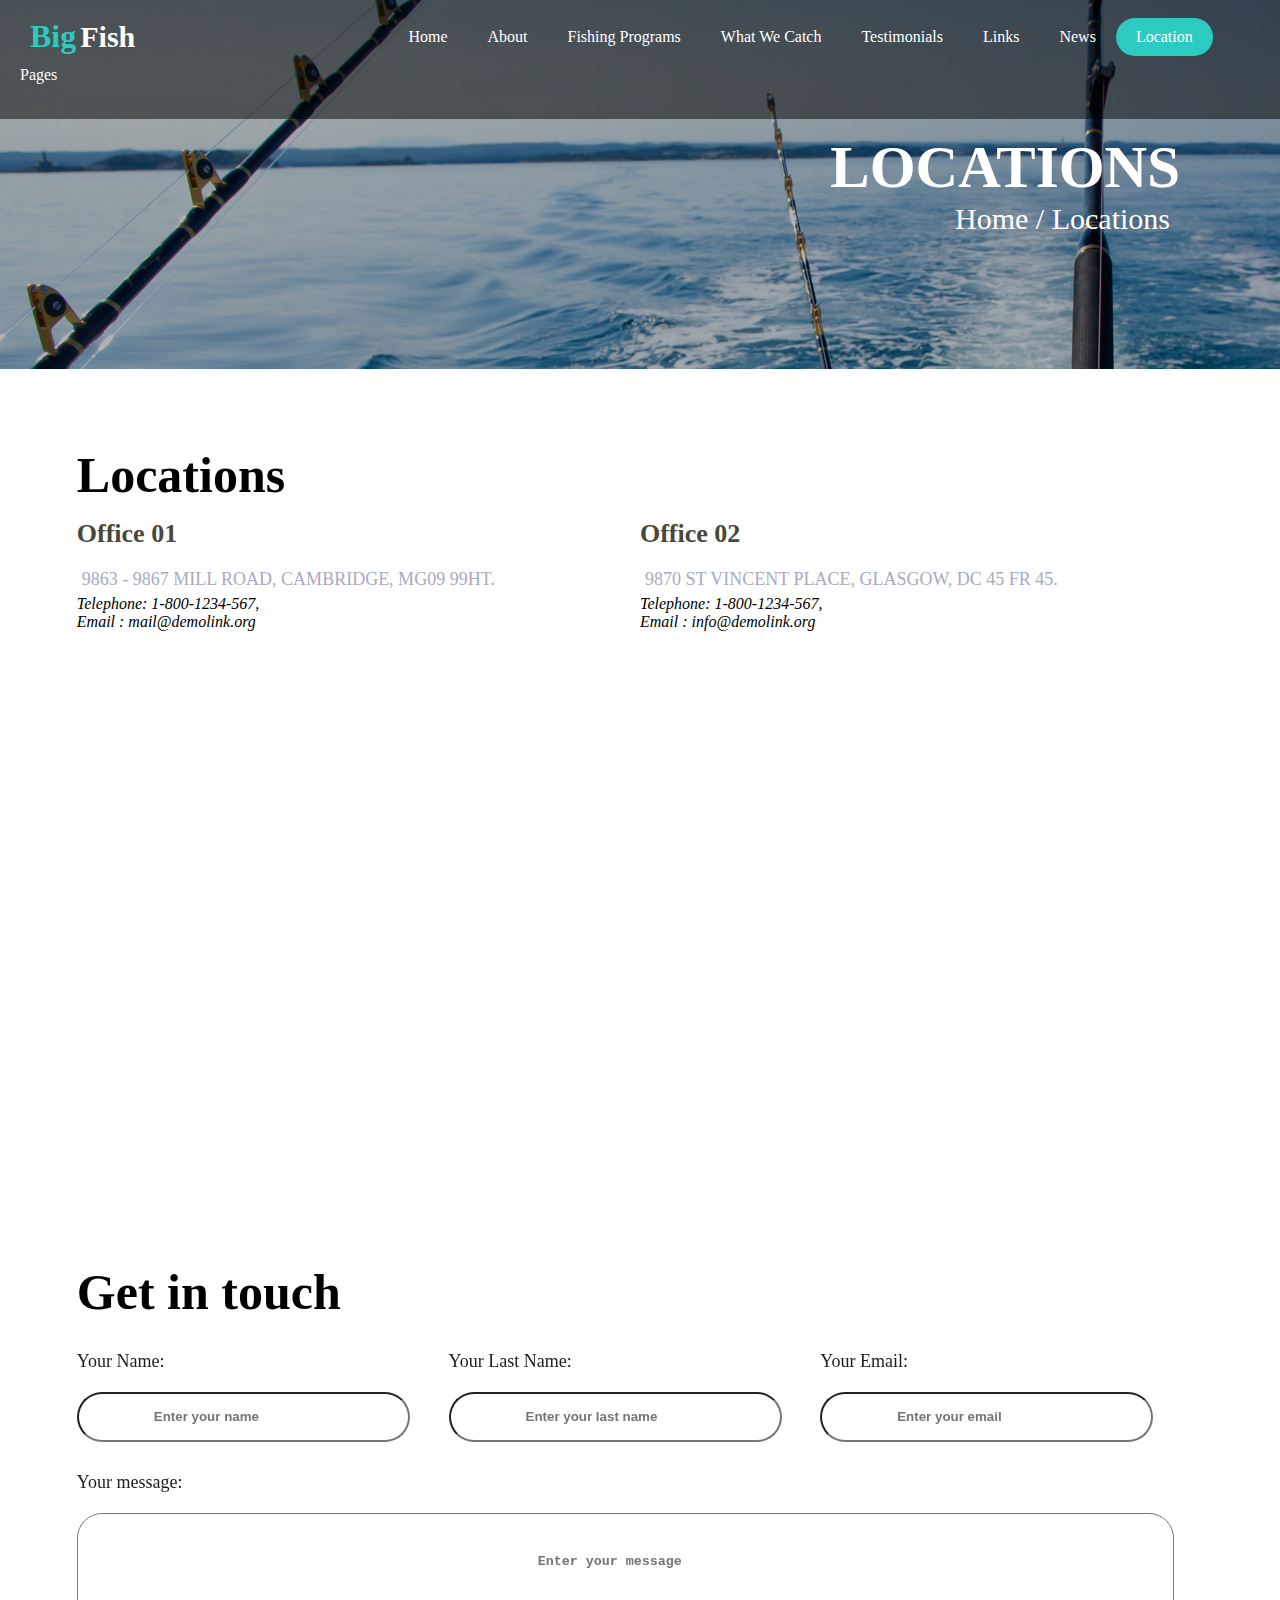
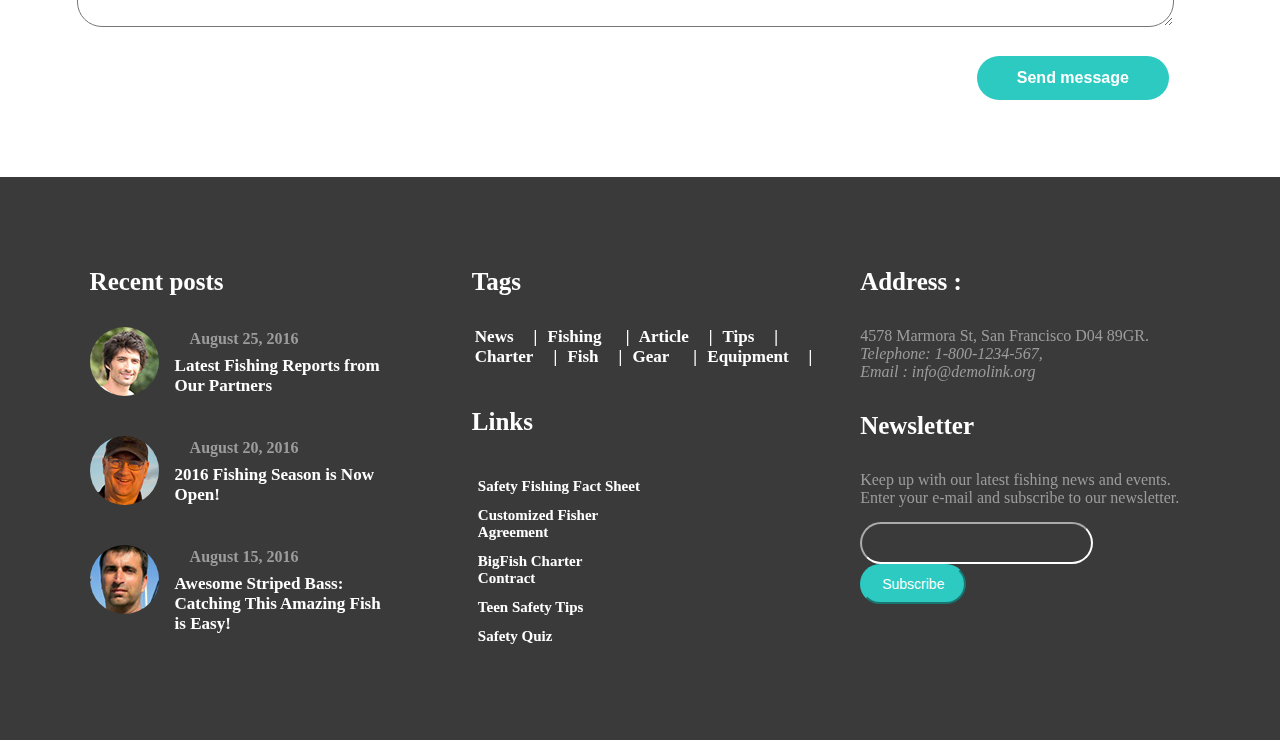
<file: location.html>
<!DOCTYPE html>
<html lang="en">
  <head>
    <meta charset="utf-8">
    <meta http-equiv="X-UA-Compatible" content="IE=edge">
    <meta name="viewport" content="width=device-width, initial-scale=1">    
    <title>BIGFISH</title>

    
    <link href="css/style.css" rel="stylesheet" type="text/css"/>
    <link href="css/font-awesome.css" rel="stylesheet"/>
	
	

</head>

<body>
<div class="wrapper_about">
	<header class="background">
		<div class="navbar_about">
			<div class="logo">
				<a>
					<span class="big">Big</span>
					<span class="fish">Fish</span>
				</a>
			</div>
			
			<nav class="navbar-dark navbar-full">
				
					<ul class="nav_about navbar-nav1" >
						<li class="nav_item">
							<a class="nav-link" href="index.html">Home <span class="sr-only">(current)</span></a>
						</li>
						<li class="nav_item">
							<a class="nav-link" href="about.html">About</a>
						</li>
						<li class="nav_item">
							<a class="nav-link" href="fish_pro.html">Fishing Programs</a>
						</li>
						<li class="nav_item">
							<a class="nav-link" href="catch_fish.html">What We Catch</a>
						</li>
						<li class="nav_item">
							<a class="nav-link" href="testimonial.html">Testimonials</a>
						</li>
						<li class="nav_item">
							<a class="nav-link" href="">Links</a>
						</li>
						<li class="nav_item">
							<a class="nav-link" href="">News</a>
						</li>
						<li class="nav_item">
							<a class="active nav-link" href="location.html">Location</a>
						</li>
						<li class="nav_item">
							<a class="nav-link" href="404.html">Pages</a>
						</li>
					</ul>
				
			</nav>
			
		</div>
		<section>
			<div>
				<h1 class="about_text">Locations</h1>
				<div class="list_text">
					<p>Home /
					Locations</p>
				</div>
			</div>
		</section>
		
	</header>
	
	<div class="advantage location">	
		<h1>Locations</h1>
		<div class="ad_text">
			<h6>
				<span>Office 01</span>
				
			</h6>
			<div class="offset_top_10">
				<p>9863 - 9867 MILL ROAD, CAMBRIDGE, MG09 99HT.</p>
				<address>
					<span>Telephone:</span>
					<a>1-800-1234-567,</a>
					<div>
						<span>Email :</span>
						<a>mail@demolink.org</a>
					</div>
				</address>
				<div class="col-md-12">
					<div class="map-responsive">
						<iframe src="https://www.google.com/maps/embed/v1/place?key=AIzaSyA0s1a7phLN0iaD6-UE7m4qP-z21pH0eSc&q=Eiffel+Tower+Paris+France" width="100%" height="450" frameborder="0" style="border:0" allowfullscreen></iframe>
					</div>
				</div>
				
			</div>
			
		</div>
		<div class="ad_text">
			<h6>
				<span>Office 02</span>
			</h6>
			<div class="offset_top_10">
				<p>9870 ST VINCENT PLACE, GLASGOW, DC 45 FR 45.</p>
				<address>
					<span>Telephone:</span>
					<a>1-800-1234-567,</a>
					<div>
						<span>Email :</span>
						<a>info@demolink.org</a>
					</div>
				</address>
				<div class="col-md-12">
					<div class="map-responsive">
						<iframe src="https://www.google.com/maps/embed/v1/place?key=AIzaSyA0s1a7phLN0iaD6-UE7m4qP-z21pH0eSc&q=Eiffel+Tower+Paris+France" width="100%" height="450" frameborder="0" style="border:0" allowfullscreen></iframe>
					</div>
				</div>
				
			</div>
		</div>
		
	</div>
	
	<div class="advantage form">	
		<h1>Get in touch</h1>
		<div class="offset_top_30">
			<div class="cell-sm-4">
				<div class="form_group">
					<label class="form_lavel_outside">Your Name:</label><br/>
					<input class="form_control" placeholder="Enter your name"/>
				</div>
			</div>
			<div class="cell-sm-4">
				<div class="form_group">
					<label class="form_lavel_outside">Your Last Name:</label><br/>
					<input class="form_control" placeholder="Enter your last name"/>
				</div>
			</div>
			<div class="cell-sm-4">
				<div class="form_group">
					<label class="form_lavel_outside">Your Email:</label><br/>
					<input class="form_control" placeholder="Enter your email"/>
				</div>
			</div>
		</div>
		<div class="cell_sm_full offset_top_30">
			<div class="form_group">
				<label class="form_lavel_outside">Your message:</label><br/>
				<textarea class="form_control_text" placeholder="Enter your message"></textarea>
			</div>
		</div>
		<div class="form_btn">
			<a><button class="btn-md btn-white-variant btn_adv">Send message</button></a>
		</div>
		
	</div>
	
	
	
	<footer class="footer">
		<div class="post post_modern1">
			<h4 class="text_white">Recent posts</h4>
			
				<div class="recent_post offset_top_30">
					<div class="unit-left">
						<img src="images/blog-classic-3-69x69.jpg" class="image_circle"/>
					</div>
					
					<div class="unit-body">
						<time>August 25, 2016</time>
						<p class="text_bold"> Latest Fishing Reports from Our Partners</p>
					</div>
					
				</div>
				<div class="recent_post offset_top_40">
					<div class="unit-left" >
						<img src="images/blog-classic-4-69x69.jpg" class="image_circle"/>
					</div>
					
					<div class="unit-body">
						<time>August 20, 2016</time>
						<p class="text_bold">2016 Fishing Season is Now Open!</p>
					
					</div>
				</div>
				<div class="recent_post offset_top_40">
					<div class="unit-left">
						<img src="images/blog-classic-5-69x69.jpg" class="image_circle"/>
					</div>
					
					<div class="unit-body">
						<time>August 15, 2016</time>
						<p class="text_bold">Awesome Striped Bass: Catching This Amazing Fish is Easy!</p>
					</div>
					
				</div>
			
		</div>
		
		<div class="tags post_modern1">
				<h4 class="text_white">Tags</h4>
			<div class="news">
				<a class="news_link">News</a>
				<a class="news_link">Fishing </a>
				<a class="news_link">Article</a>
				<a class="news_link">Tips</a>
				<a class="news_link">Charter</a>
				<a class="news_link">Fish</a>
				<a class="news_link">Gear </a>
				<a class="news_link">Equipment</a>
			</div>
			<div class="link">
				<h4 class="text_white">Links</h4>
				<div class="list">
					<ul class="link_list">
						<a><li>Safety Fishing Fact Sheet</li></a>
						<li>Customized Fisher Agreement</li>
						<li>BigFish Charter Contract</li>
						<li>Teen Safety Tips</li>
						<li>Safety Quiz</li>
					</ul>
				</div>	
			</div>	
		</div>
		
		<div class="post_modern1 address">
			<div>
				<h4 class="text_white">Address :</h4>
				<div class="offset_top_30">
					<p>4578 Marmora St, San Francisco D04 89GR.</p>
					<address>
						<span>Telephone:</span>
						<a>1-800-1234-567,</a>
						<div>
							<span>Email :</span>
							<a>info@demolink.org</a>
						</div>
					</address>
				</div>
			</div>
			
			<div class=offset_top_30>
				<h4 class="text_white">Newsletter</h4>
				<div class="offset_top_30">
				<p>Keep up with our latest fishing news and events. Enter your e-mail and subscribe to our newsletter.</p>
				</div>
				<form class="offset_top_15">
					<input type="email" class="form-control"/>
					<button class="btn_news">Subscribe</button>
				</form>
			</div>
			
		</div>
		
	</footer>
</div>	

</body>

</html>
</file>
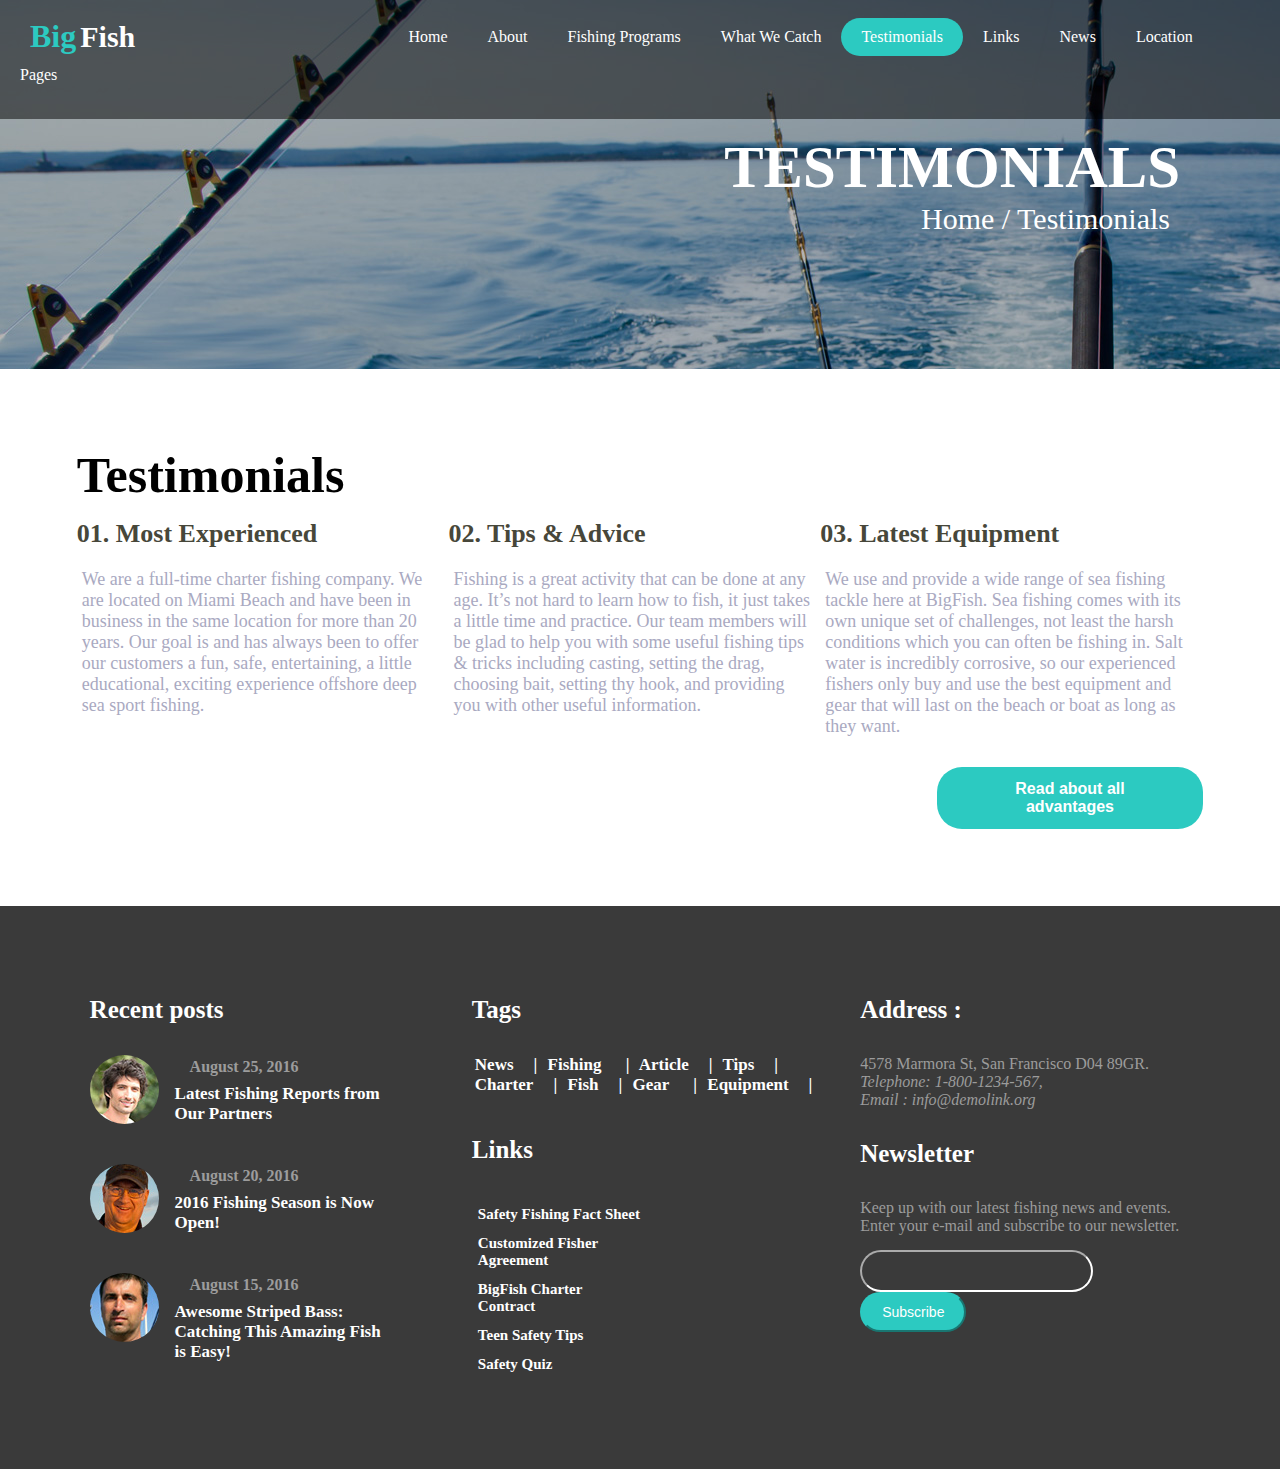
<file: testimonial.html>
<!DOCTYPE html>
<html lang="en">
  <head>
    <meta charset="utf-8">
    <meta http-equiv="X-UA-Compatible" content="IE=edge">
    <meta name="viewport" content="width=device-width, initial-scale=1">    
    <title>BIGFISH</title>

    
    <link href="css/style.css" rel="stylesheet" type="text/css"/>
    <link href="css/font-awesome.css" rel="stylesheet"/>
	
	

</head>

<body>
<div class="wrapper_about">
	<header class="background">
		<div class="navbar_about">
			<div class="logo">
				<a>
					<span class="big">Big</span>
					<span class="fish">Fish</span>
				</a>
			</div>
			
			<nav class="navbar-dark navbar-full">
				
					<ul class="nav_about navbar-nav1" >
						<li class="nav_item">
							<a class="nav-link" href="index.html">Home <span class="sr-only">(current)</span></a>
						</li>
						<li class="nav_item">
							<a class="nav-link" href="about.html">About</a>
						</li>
						<li class="nav_item">
							<a class="nav-link" href="fish_pro.html">Fishing Programs</a>
						</li>
						<li class="nav_item">
							<a class="nav-link" href="catch_fish.html">What We Catch</a>
						</li>
						<li class="nav_item">
							<a class="active nav-link" href="testimonial.html">Testimonials</a>
						</li>
						<li class="nav_item">
							<a class="nav-link" href="">Links</a>
						</li>
						<li class="nav_item">
							<a class="nav-link" href="">News</a>
						</li>
						<li class="nav_item">
							<a class="nav-link" href="location.html">Location</a>
						</li>
						<li class="nav_item">
							<a class="nav-link" href="404.html">Pages</a>
						</li>
					</ul>
				
			</nav>
			
		</div>
		<section>
			<div>
				<h1 class="about_text">Testimonials</h1>
				<div class="list_text">
					<p>Home /
					Testimonials</p>
				</div>
			</div>
		</section>
		
	</header>
	
		
	<div class="advantage">	
		<h1>Testimonials</h1>
		<div class="ad_text">
			<h6>
				<span>01.</span>
				<span>Most Experienced</span>
			</h6>
			<p>We are a full-time charter fishing company. We are located on Miami Beach and have been in business in the
            same location for more than 20 years. Our goal is and has always been to offer our customers a fun, safe,
            entertaining, a little educational,
            exciting experience offshore deep sea sport fishing.</p>
		</div>
		<div class="ad_text">
			<h6>
				<span>02.</span>
				<span>Tips & Advice</span>
			</h6>
			<p>Fishing is a great activity that can be done at any age. It’s not hard to learn how
            to fish, it just takes a little time and practice. Our team members will be glad to help you with some
            useful fishing tips & tricks including casting,
            setting the drag, choosing bait, setting thу hook, and providing you with other useful information.</p>
		</div>
		<div class="ad_text">
			<h6>
				<span>03.</span>
				<span>Latest Equipment</span>
			</h6>
			<p>We use and provide a wide range of sea fishing tackle here at BigFish. Sea fishing comes with its own
            unique set of challenges, not least the harsh conditions which you can often be fishing in. Salt water is
            incredibly corrosive, so our experienced
            fishers only buy and use the best equipment and gear that will last on the beach or boat as long as they
            want.</p>
		</div>
		<div class="boat_btn">
			<a><button class="btn-md btn-white-variant btn_adv">Read about all advantages</button></a>
		</div>
		
	</div>	
	
	
		
	
	
	<footer class="footer">
		<div class="post post_modern1">
			<h4 class="text_white">Recent posts</h4>
			
				<div class="recent_post offset_top_30">
					<div class="unit-left">
						<img src="images/blog-classic-3-69x69.jpg" class="image_circle"/>
					</div>
					
					<div class="unit-body">
						<time>August 25, 2016</time>
						<p class="text_bold"> Latest Fishing Reports from Our Partners</p>
					</div>
					
				</div>
				<div class="recent_post offset_top_40">
					<div class="unit-left" >
						<img src="images/blog-classic-4-69x69.jpg" class="image_circle"/>
					</div>
					
					<div class="unit-body">
						<time>August 20, 2016</time>
						<p class="text_bold">2016 Fishing Season is Now Open!</p>
					
					</div>
				</div>
				<div class="recent_post offset_top_40">
					<div class="unit-left">
						<img src="images/blog-classic-5-69x69.jpg" class="image_circle"/>
					</div>
					
					<div class="unit-body">
						<time>August 15, 2016</time>
						<p class="text_bold">Awesome Striped Bass: Catching This Amazing Fish is Easy!</p>
					</div>
					
				</div>
			
		</div>
		
		<div class="tags post_modern1">
				<h4 class="text_white">Tags</h4>
			<div class="news">
				<a class="news_link">News</a>
				<a class="news_link">Fishing </a>
				<a class="news_link">Article</a>
				<a class="news_link">Tips</a>
				<a class="news_link">Charter</a>
				<a class="news_link">Fish</a>
				<a class="news_link">Gear </a>
				<a class="news_link">Equipment</a>
			</div>
			<div class="link">
				<h4 class="text_white">Links</h4>
				<div class="list">
					<ul class="link_list">
						<a><li>Safety Fishing Fact Sheet</li></a>
						<li>Customized Fisher Agreement</li>
						<li>BigFish Charter Contract</li>
						<li>Teen Safety Tips</li>
						<li>Safety Quiz</li>
					</ul>
				</div>	
			</div>	
		</div>
		
		<div class="post_modern1 address">
			<div>
				<h4 class="text_white">Address :</h4>
				<div class="offset_top_30">
					<p>4578 Marmora St, San Francisco D04 89GR.</p>
					<address>
						<span>Telephone:</span>
						<a>1-800-1234-567,</a>
						<div>
							<span>Email :</span>
							<a>info@demolink.org</a>
						</div>
					</address>
				</div>
			</div>
			
			<div class=offset_top_30>
				<h4 class="text_white">Newsletter</h4>
				<div class="offset_top_30">
				<p>Keep up with our latest fishing news and events. Enter your e-mail and subscribe to our newsletter.</p>
				</div>
				<form class="offset_top_15">
					<input type="email" class="form-control"/>
					<button class="btn_news">Subscribe</button>
				</form>
			</div>
			
		</div>
		
	</footer>
</div>	

</body>

</html>
</file>
<file: css/style.css>
*{
	margin:0;
	padding:0;
}
img{
	max-width:100%;
}
.wrapper{
	width:100%;
	float:left;
}
.nav_home .logo {
	margin-top: 15px;
}
.nav_home {
	width: 100%;
	float: left;
	background-color: #283A48;
}
.nav_home ul {
    overflow: hidden;

}
.nav_home .navbar-dark .nav_about {
	list-style-type: none;
	margin: 0;
	padding: 15px;
}
.nav_home li {
    float: left;
}

.nav_home li a {
    display: block;
    color: white;
    text-align: center;
    padding: 14px 16px;
    text-decoration: none;
}

.nav_home li a:hover:not(.active) {
    background-color: #2ccac1;
}

.slider {
    background-color: #283f45;
}

.fish_eq_text {
	margin-top: -75px;
	margin-left: 95px;
}
.tools {
	width: 90%;
	padding: 5%;
}
.fish_eq {
	width: 33%;
	float: left;
}
.fish_eq_text h4 {
	line-height: 1.2;
	font-size: 24px;
	margin-top: 5px;
}
.fish_eq p {
	padding: 25px 20px;
	text-align: justify;
	font-size: 16px;
	color: #9c9c9c;
	line-height: 1.6;
}

.charters {
	padding: 7%;
	float: left;
	width: 85%;
}
.fish_back {
	width: 33%;
	float: left;
	background-repeat: no-repeat;
	height: 417px;
	
}
.divider_sm {
	background-image: url(../images/home-01.jpg);
	border-radius: 15px 0px 0px 15px;
}
.divider_sm_1 {
	background-image: url(../images/home-02.jpg);
}
.divider_sm_2 {
	background-image: url(../images/home-03.jpg);
	border-radius: 0px 15px 15px 0px;
}
.btn-md {
    font-size: 14px;
    padding: 13px 40px 13px;
}
.btn_read {
    transition: .3s ease-out;
    font-weight: 800;
    border-width: 1px;
    border-radius: 25px;
}
.btn-white-variant-1 {
	color: #fff;
	background-color: transparent;
	border-color: #fff;
}
.margin_left{
	margin-left: 115px;
}
.offset-top {
	margin-top: 40px;
}
.btn-white-variant-1:hover{
	color: #2ccac1;
    background-color: #fff;
    border-color: #fff;
}

.btn-primary {
	color: #fff;
	background-color: #2ccac1;
	border-color: #2ccac1;
	padding: 13px 40px 13px;
	font-size: 14px;
}
.btn {
	font-weight: 800;
	border-width: 1px;
	border-radius: 25px;
	margin-top: 35px;
	float: right;
}
.bg-gray-light {
	width: 100%;
	background: #eeeeee;
	float: left;
}
.post_modern.post-modern-2.bg_gray.bg_gray1 {
	margin-left: 25px;
}
.crew {
	width: 30%;
	float: left;
	padding: 6%;
}
.crew h1{
	line-height: 1.2;
    font-size: 48px;
	color:#1c1c1c;
}
.divider_sm_1 h1 {
	padding: 16px;
}
.divider_sm_2 h1 {
	padding: 6px;
}
.divider_sm_2 .offset-top {
	margin-top: 25px;
}
.crew h4{
	line-height: 1.2;
    font-size: 24px;
	color:#1c1c1c;
}
.caption .big{
	font-size: 18px;
    line-height: 23px;
}
.caption p {
	margin-top: 20px;
	color: #9c9c9c;
	font-size: 18px;
}
.list-inline {
	list-style: none;
	padding: 0;
	margin-top: 20px;
}
.list-inline > li {
	float: left;
	padding: 5px;
}
.icon-primary {
	background-color: transparent;
	color: #2ccac1;
	padding: 5px 10px;
}
.icon-primary.icon-circle:hover {
	border-radius: 50%;
	background-color: #2ccac1;
	color: #fff;
}
.fa {
	width: 13px;
}
.btn_primary {
	color: #fff;
	background-color: #2ccac1;
	font-size: 14px;
	font-weight: 700;
	padding: 10px 37px;
	border-radius: 25px;
	text-decoration: none;
}
.text-dark {
	color: #1c1c1c;
	font-weight: bold;
}
.img-wrap {
	width: 55%;
	float: left;
	padding: 70px 20px;
}
.range-condensed {
	margin-left: 40px;
}
.range-condensed img{
	width: 30%;
}
.range_condensed_img {
	width: 30%;
	opacity: 0.6;
}
.range_condensed_img:hover{
	 opacity: 1; 
	 -webkit-transition: .3s ease-in-out; 
	 transition: .3s ease-in-out; 
}
.charters h1 {
	font-size: 48px;
	color: #fff;
	text-align: center;
	line-height: 1.2;
	margin-top: 75px;
}
.shell {
	width: 88%;
	float: left;
	padding: 6%;
}
.post_modern {
	width: 31%;
	float: left;
	border-radius: 15px;
    overflow: hidden;
}
.bg_gray {
	background: gainsboro;
}
.post-modern-2 {
	position: relative;
	border: none;
	margin-top: 20px;
}
.btn_news_right {
	margin-top: 20px;
	float: right;
	margin-right: 30px;
}
.btn_news {
	color: #fff;
	background-color: #2ccac1;
	border-color: #2ccac1;
	padding: 10px 20px;
	font-size: 14px;
	border-radius: 25px;
}
.group_tags {
	position: absolute;
	top: 22px;
	right: 20px;
}
.post_content {
	padding: 30px 30px 24px;
	color: #fff;
}
.post_content .text-primary {
	color: #2ccac1;
	font-size: 24px;
}
.offset-top-10 {
	margin-top: 10px;
}
.post_body p {
	font-size: 17px;
	line-height: 1.4285;
	color: #9c9c9c;
}
.offset-top-24 {
	margin-top: 24px;
}
.link_list li {
	list-style: none;
	float: left;
	padding: 6px;
	font-size: 15px;
	font-weight: bold;
}
.img_circle {
	border-radius: 50%;
}
.offset-top-25 li {
	list-style: none;
}
.shell h1{
	font-size:48px;
}
.offset-top-5 {
	margin-top: 5px;
	font-size: 24px;
}






.footer {
	width: 86%;
	background-color: #3a3a3a;
	float: left;
	padding: 7%;
}
.post {
	float: left;
	width: 32%;
}
.recent_post.offset_top_40 {
	margin-top: 40px;
}
.image_circle {
	border-radius: 50%;
}
.tags {
	width: 32%;
	float: left;
	margin-left: 30px;
}
.address {
	float: right;
	width:30%;
}
.recent_post {
	width: 85%;
}
.unit-body {
	margin-left: 85px;
	margin-top: -70px;
}
time {
	color: #9c9c9c;
	margin-left: 15px;
	font-weight: bold;
}
.text_bold {
	color: #fff;
	font-weight: bold;
	font-size: 17px;
	margin-top: 8px;
}
.text_white {
	color: #fff;
	font-size: 25px;
	line-height: 1.2;
}
.news {
	color: #fff;
	font-size: 17px;
	font-weight: bold;
	margin-top: 30px;
}
.news a{
	padding:3px;
}
.news .news_link:after {
	content: "|";
	margin-left: 20px;
	top: 19px;
	color: #fff;
	font-weight: bold;
}
.news .news_link:last-child .news .news_link:after{
	content:none;
} 
.link {
	margin-top: 40px;
}
.list {
	width: 50%;
	color: #fff;
	margin-top: 35px;
}
.offset_top_30 {
	margin-top: 30px;
	color: #9c9c9c;
}
.offset_top_15 {
	margin-top: 15px;
}
.form-control {
    -webkit-appearance: none;
    line-height: 16px;
    font-weight: 700;
    border-radius: 25px;
    padding: 11px 25px;
	border-color: #fff;
	background: #3a3a3a;
}



/* about*/


.wrapper_about{
	width:100%;
	float:left;
}
.background {
	background-image: url('../images/bg-typography.jpg');
	width: 100%;
	float: left;
	padding: 133px 0px;
	position:relative;
}
.navbar_about {
	background: rgb(0,0,0,0.5);
	position: absolute;
	margin-top: -140px;
	width: 100%;
	padding: 25px 0px;
}
.logo {
	width: 28%;
	float: left;
	color: #fff;
	margin-left: 30px;
}
.navbar-dark .nav_about{
	list-style-type: none;
    margin: 0;
    padding: 0;
}
.navbar_about .nav_item{
	float:left;
}

.nav_item .nav-link {
	display: block;
	color: white;
	text-decoration: none;
	padding: 10px 20px;
}

.nav_item .nav-link:hover{
	background-color: #2ccac1;
	border-radius: 30px;
}
.active {
	background-color: #2ccac1;
	border-radius: 30px;
}
.big {
	color: #2ccac1;
	font-size: 32px;
	font-weight: bold;
}
.fish{
	color: #fff;
	font-size: 30px;
	font-weight: bold;
}
.about_text {
	text-align: right;
	font-size: 59px;
	color: #fff;
	margin-right: 100px;
	font-weight: 800;
	text-transform: uppercase;
}
.list_text {
	text-align: right;
	color: #fff;
	font-size: 30px;
	margin-right: 110px;
}
.cell_6 {
	width: 90%;
	float: left;
	padding: 5%;
}
.cell_half {
	width: 48%;
	float: left;
	padding: 2%;
}
.crew_text {
	width: 100%;
	float: left;
}
.cell_half  h1 {
	font-size: 50px;
}
.crew_exp {
	font-size: 25px;
}
.exp_text {
	margin-top: 30px;
	font-size: 18px;
	font-weight: bold;
	color: #9c9c9c;
}
.cell_half1 {
	margin-top: 145px;
	font-size: 18px;
	color: #bbbbbb;
}
.crew_img1 {
	width: 30%;
	float: left;
	margin-left: 20px;
}
.crew_img1.offset_left {
	margin-left: 40px;
}
.crew_img_border img {
	border-radius: 15px;
}
.crew_name {
	margin-top: 20px;
}
.crew_name span {
	font-size: 20px;
	color: #8d8d8d;
}
.crew_name h4 {
	font-size: 25px;
}
.boat_details {
	width: 100%;
	background-color: #3a3a3a;
	float: left;
	padding-bottom: 50px;
	padding-top: 60px;
	margin-top: 60px;
}
.boat_details h1 {
	color: #fff;
	font-size: 50px;
	text-align: center;
}
.boat_details p {
	color: #fff;
	text-align: center;
	font-size: 28px;
	margin-bottom: 25px;
}
.cell-sm-6 {
	width: 50%;
	float: left;
	background-image: url("../images/cars-bg-01.jpg");
	height: 487px;
	display: inline-block;
	position: relative;
	transition: 0.3s;
	text-align: center;
}

.cell_background_img1{
	background-image: url("../images/cars-bg-02.jpg");
}
.cell_background_img2{
	background-image: url("../images/cars-bg-03.jpg");
}
.cell_background_img3 {
	background-image: url("../images/cars-bg-04.jpg");
}

.cell-sm-6 .display_effect {
    transition: opacity 1s ease-out;
    opacity: 0; 
    overflow: hidden;
}

.cell-sm-6:hover .display_effect {
  opacity: ;
   -webkit-animation: fadeOut 0.5s;
    animation: fadeOut 0.5s;
}

.cell-sm-6::before {
	content: '';
	width: 100%;
	height: 100%;
	background: #000000;
	display: none;
	opacity: 0.45;
	position: absolute;
}


.cell-sm-6:hover:before {
	display: block;
}

.cell-sm-6:hover > .hovr_efct1 {
	display: block;
	opacity:0.6;
}
.cell-sm-6:hover > .hovr_efct2 {
	display: block;
	opacity:0.6;
}
.cell-sm-6:hover > .hovr_efct3 {
	display: block;
	opacity:0.6;
}
.cell-sm-6:hover > .hovr_efct4 {
	display: block;
	opacity:0.6;
}

.hover_effect h4 {
	font-size: 28px;
	text-align: center;
	color: #fff;
}
.hover_effect h6 {
	font-size: 27px;
	color: #2ccac1;
	text-align: center;
}
.efect_text p {
	text-align: center;
	color: #fff;
	font-size: 17px;
	padding: 8px 140px;
}
.efect_text {
	margin-top: 20px;
}
.efect_text {
	margin-top: 20px;
}
.efect_text {
	margin-top: 20px;
}
.captain p {
	text-align: center;
	color: #fff;
	font-size: 20px;
}
.captain {
	margin-top: 20px;
}
.capt_name {
	color: #2ccac1;
	font-size: 20px;
}
.margin-top-20 {
	margin-top: 60px;
}
.hover_effect {
	margin-top: 70px;
}


.btn-md.btn-white-variant {
	margin-top: 25px;
	margin-left: 600px;
	border-radius: 25px;
	background-color: #2ccac1;
	color: #fff;
	font-size: 16px;
	font-weight: 800;
	border: #2ccac1;
}
.advantage {
	width: 88%;
	padding: 6%;
	float: left;
}
.advantage h1 {
	font-size: 50px;
}
.ad_text {
	width: 33%;
	float: left;
	margin-top: 15px;
}
.advantage h6 {
	font-size: 26px;
	color: #47473a;
}
.advantage p {
	color: #a9a9c1;
	font-size: 18px;
	padding: 5px;
	margin-top: 15px;
}
.advantage .btn_adv{
	margin-left: 860px;
}

/* fishing */

.fish_text {
	width: 46%;
	float: left;
	padding: 2%;
}

.fish_list {
	width: 25%;
	float: left;
}
.offset_45 {
	margin-top: 85px;
}
.fish_list .h6 {
	font-size: 25px;
}
.fish_list_1 .h6{
	font-size: 25px;
}
.fish_list li {
	list-style-type: none;
	padding-left: 15px;
	padding-top: 15px;
	font-size: 17px;
	color: #9c9c9c;
}
.fish_list_1 li{
	list-style-type: none;
	padding-left: 15px;
	padding-top: 15px;
	font-size: 17px;
	color: #9c9c9c;
}
.fish_list li:before{
	content: "-";
    top:19px;
    color: #5784aa;
}
.fish_list_1 li:before{
	content: "-";
    top:19px;
    color: #5784aa;
}
.h6 .num {
	color: #9c9c9c;
}
.exp_text1 p {
	color: #9c9c9c;
	font-size: 16px;
}
.fish_eq_text h6 {
	font-size: 24px;
	color: #9c9c9c;
}

.fishing_service {
	width: 88%;
	float: left;
	padding: 6%;
}
.services {
    border: 1px solid #eeeeee;
    border-radius: 15px;
    text-align:left;
}
.text-base {
	color: #9c9c9c;
	font-size: 20px;
	line-height: 24px;
}
.services .services-header {
	padding: 29px 15px 29px 35px;
	border-radius: 15px 15px 0 0;
	background-color: #1c1c1c;
}
.services-header h4 {
	color: #fff;
	font-size: 24px;
	line-height: 1.4;
}
.fishing_service_3 {
	width: 31%;
	float: left;
	position: relative;
}
.fish_text_bold {
	font-size: 24px;
	margin-left: 50px;
	margin-top: 30px;
}
.fishing_service_3 ul li{
	list-style: none;
}
.list-marked-variant-regular.offset-top-25 {
	padding-left: 40px;
	font-size: 17px;
	line-height: 1.7;
	color: #9c9c9c;
}
.list-marked-variant-regular li:before{
	content: "-";
    top:19px;
    color: #5784aa;
}
.btn-md.btn-fish-variant {
	margin-top: 25px;
	margin-left: 30px;
	border-radius: 25px;
	background-color: #2ccac1;
	color: #fff;
	font-size: 16px;
	font-weight: 800;
	border: #2ccac1;
	margin-bottom: 40px;
}
.fishing_service_3.offset_25 {
	margin-left: 25px;
}
.fishing_service_3.offset-top-30 {
	margin-top: 40px;
}

/* catch_fish */

.cell-xs-12 {
	width: 31%;
	float: left;
}
.lessons-header {
	padding: 30px 50px 30px;
}
.h4_catch {
	color: #fff;
	font-size: 25px;
	font-weight: 700;
	line-height: 1.2;
}
.lessons-item {
	border-radius: 15px;
	background-color: #2ccac1;
	text-align: center;
	overflow: hidden;
	position: relative;
	display: flex;
	flex-direction: column;
	align-items: center;
	background-size: cover;
	background-position: center center;
	padding: 0px 15px 40px;
}
.lessons-body-bg {
	height: 400px;
	padding: 0px 15px 45px;
	background-repeat: no-repeat;
	width: 100%;
}
.lessons-body1{
	background-image: url('../images/lessons-01-bg.jpg');
}
.lessons-body2{
	background-image: url('../images/lessons-02-bg.jpg');
}
.lessons-body3{
	background-image: url('../images/lessons-03-bg.jpg');
}
.lessons-body4{
	background-image: url('../images/lessons-04-bg.jpg');
}
.lessons-body5{
	background-image: url('../images/lessons-05-bg.jpg');
}
.lessons-body6{
	background-image: url('../images/lessons-06-bg.jpg');
}
.lessons-body-bg:before{
	position: absolute;
    bottom: 0;
    top: 0;
    left: 0;
    right: 0;
    content: "";
    display: inline-block;
    background-image: linear-gradient(to bottom, transparent -10%, #1e1d1d 85%);
}
.fish_cath_text p {
	color: #fff;
	font-size: 16px;
}
.fish_cath_text {
	margin-top: 265px;
	position: relative;
}
.offset30 {
	position: relative;
	margin-top: 30px;
	margin-left: 140px;
}
.offset30 hr {
	height: 1px;
	padding: 0px;
	background: #d9d9d9;
	border: none;
	width: 45px;
}
.fish_cath_btn {
	position: relative;
}
.fish_cath_btn .btn-fish-variant {
	margin-top: 25px;
	padding: 5px 20px 5px;
	margin-left: -10px;
	border-radius: 25px;
	background-color: #2ccac1;
	color: #fff;
	font-size: 14px;
	font-weight: 800;
	border: #2ccac1;
	margin-bottom: 40px;
}
.fish_cath_btn1 .btn-fish-variant {
	margin-top: 25px;
	padding: 5px 20px 5px;
	margin-left: -10px;
	border-radius: 25px;
	background-color: #2ccac1;
	color: #fff;
	font-size: 14px;
	font-weight: 800;
	/* border: #ffffff; */
	margin-bottom: 40px;
}

.fish_cath_text1 {
	color: #fff;
	margin-top: 30px;
}
.offset-top-30{
	margin-top:30px;
}
.offset_left {
	margin-left: 20px;
}
.offset-30{
	margin-top:30px;
}

/* location */

.location .ad_text {
	width: 50%;
	float: left;
	margin-top: 15px;
}
.map-responsive {
	padding: 25px 50px 0px 0px;
}
.location .offset_top_10{
	margin-top:10px;
}
.form .cell-sm-4 {
	width: 33%;
	float: left;
}
.form .cell_sm_full {
	width: 100%;
	float: left;
}
.form_lavel_outside{
    transform: none;
    color: #1c1c1c;
    opacity: 1;
    font-size: 18px;
}
.form_control {
	line-height: 16px;
	font-weight: 700;
	border-radius: 25px;
	padding: 15px 75px;
	margin-top:20px;
}
.form_control_text {
	line-height: 16px;
	font-weight: 700;
	border-radius: 25px;
	padding: 40px 460px;
	margin-top: 20px;
}
.form_btn {
	margin-left: 40px;
}
.page_not_fnd h1 {
	font-size: 70px;
}
.page_btn {
	margin-top: 25px;
	border-radius: 25px;
	background-color: #2ccac1;
	color: #fff;
	font-size: 16px;
	font-weight: 800;
	border: #2ccac1;
	padding: 15px 30px;
}


@media only screen and (max-width: 1190px){
	
	.nav_home .navbar-dark .nav_about {
	list-style-type: none;
	margin: 0;
	padding: 8px;
}
.nav_item .nav-link {

	padding: 5px 14px;
}
.img-wrap {
	width: 50%;
	float: left;
	margin-top: 10px;
}
.btn_news {
	margin-top: 10px;
}
.tools {
	width: 90%;
	padding: 5%;
}
.fish_eq {
	width: 66%;
	float: left;
	padding: 5%;
	text-align: center;
	padding-left: 115px;
}
.fish_eq_text {
	margin-top: unset;
	margin-left: unset;
}
.fish_eq p {
	padding: unset;
	text-align: center;
	font-size: 16px;
	color: #9c9c9c;
	line-height: 1.6;
}

}
@media only screen and (max-width: 990px){
.nav_item .nav-link {
	padding: 5px 5px;
}
.news a {
	padding: 0px;
}
.fish_back {
	width: 48%;
	/* float: left; */
	background-repeat: no-repeat;
	height: 417px;
	padding: 5%;
	/* text-align: center; */
	padding-left: 0px;
	border-radius: unset;
}
.margin_left {
	margin-left: unset unset;
}
.btn {
	font-weight: 800;
	border-width: 1px;
	border-radius: 25px;
	margin-top: 440px;
	float: left;
	margin-left: -350px;
}
.fish_back {
	width: 48%;
	background-repeat: no-repeat;
	height: 417px;
	padding: 5%;
	padding-left: 0px;
	border-radius: unset;
	margin-left: 210px;
}
.crew {
	width: 84%;
	float: left;
	padding: 8%;
}
.img-wrap {
	width: 90%;
	float: left;
	/* margin-top: 10px; */
}
.range-condensed img {
	width: 33%;
}

.post_half {
	width: 96%;
	float: left;
	padding: 4%;
}
.post_modern {
	width: 42%;
	float: left;
}
.shell_head {
	margin-left: 35px;
}
.post_modern.post-modern-2.bg_gray.bg_gray1.shell_md {
	margin-left: 215px;
}
.footer_half {
	width: 96%;
	float: left;
	padding: 4%;
}
.post {
	float: left;
	width: 50%;
}
.tags {
	width: 46%;
	float: left;
}
.address {
	/* float: right; */
	width: 100%;
}
.footer_address {
	width: 50%;
	float: left;
}
.footer_address {
	width: 45%;
	float: left;
	padding-left: 35px;
}
.offset_top_30.footer_news {
	margin-top: unset;
	width: 40%;
	float: left;
	padding-left: 50px;
}
}
</file>
